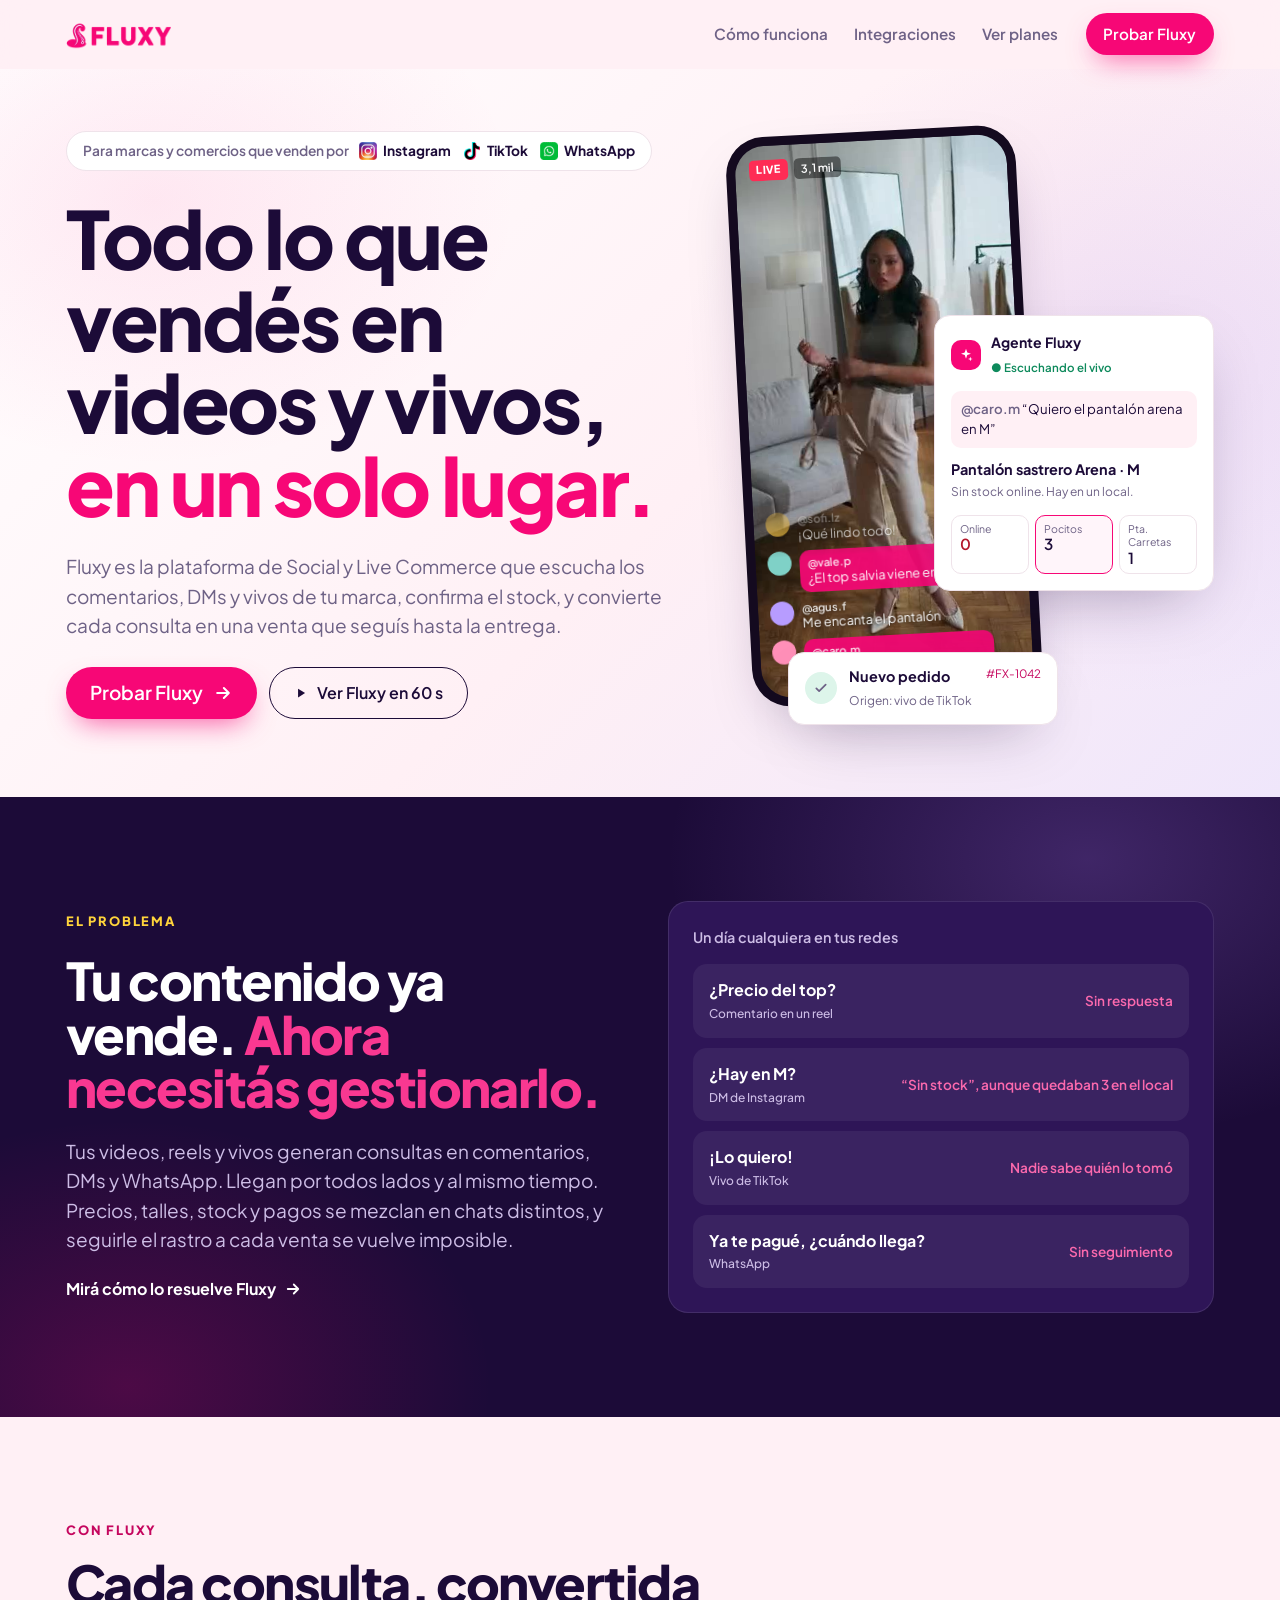
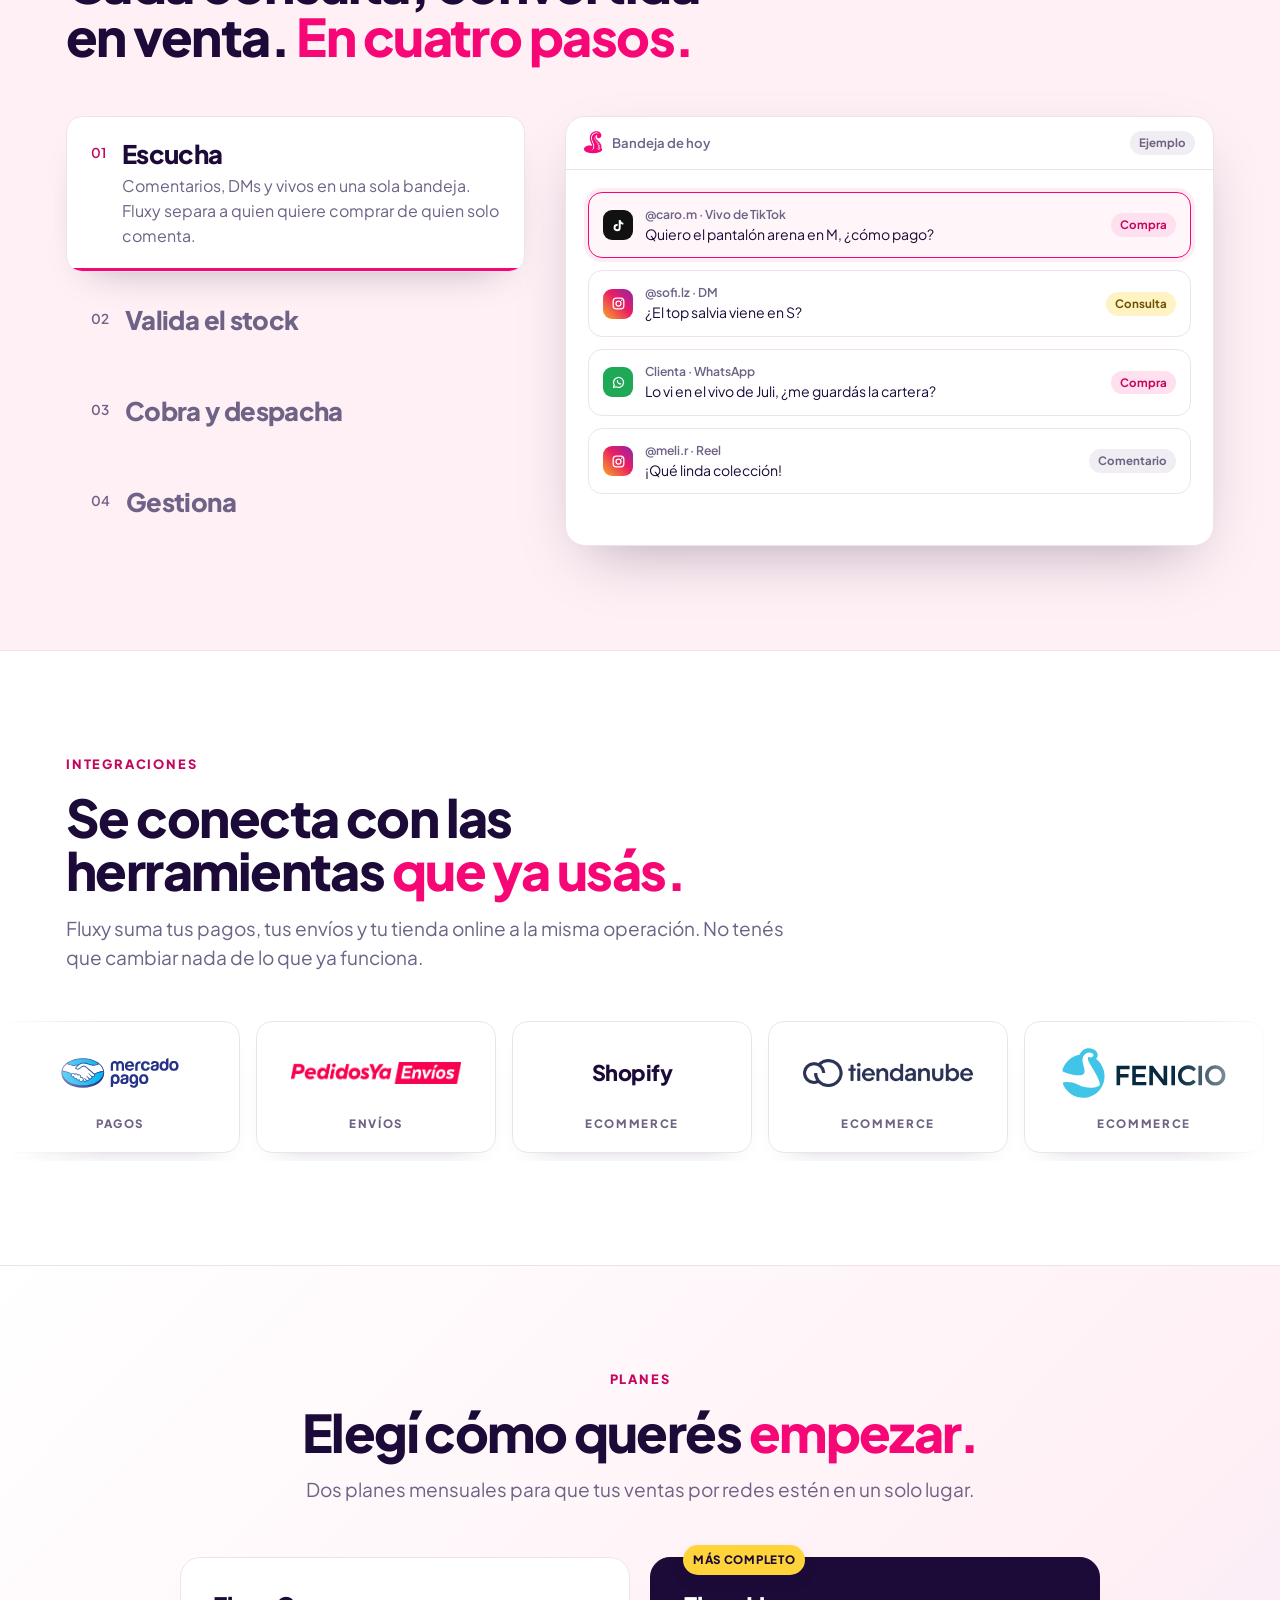
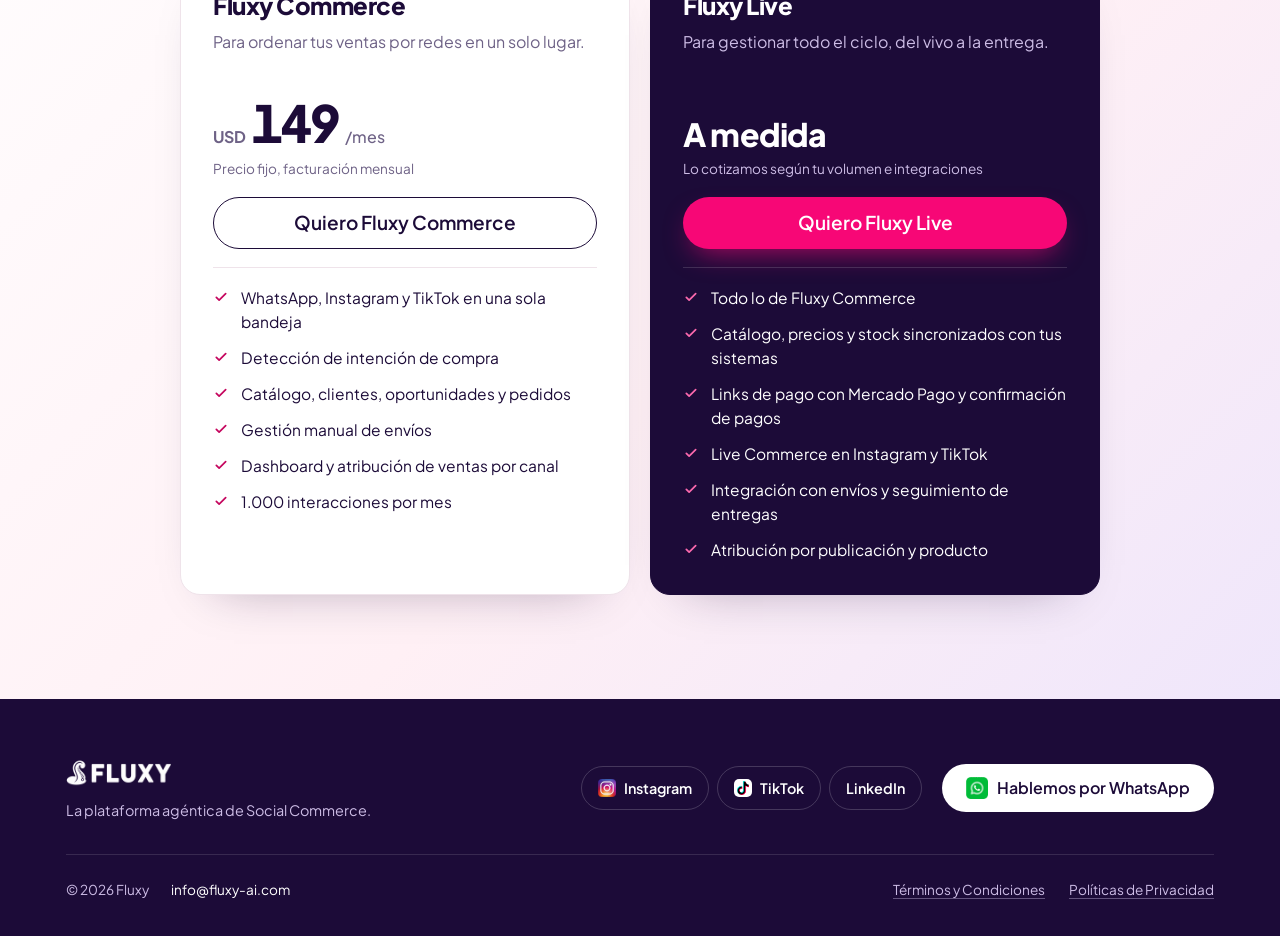
<file: index.html>
<!doctype html>
<html lang="es">
<head>
<meta charset="utf-8">
<!-- Google tag (gtag.js): Analytics + Ads -->
<script async src="https://www.googletagmanager.com/gtag/js?id=G-23Y5TBLYTM"></script>
  <script>
    window.dataLayer = window.dataLayer || [];
    function gtag(){dataLayer.push(arguments);}
    gtag('js', new Date());

    gtag('config', 'G-23Y5TBLYTM');
    gtag('config', 'AW-17725808040');
  </script>
<meta name="viewport" content="width=device-width,initial-scale=1,viewport-fit=cover">
<title>Fluxy · Plataforma Agéntica de Social Commerce</title>
<meta name="description" content="Fluxy, la plataforma agéntica de Social Commerce. Todo lo que vendés en videos y vivos, en un solo lugar.">
<link rel="preconnect" href="https://fonts.googleapis.com">
<link rel="preconnect" href="https://fonts.gstatic.com" crossorigin>
<link rel="stylesheet" href="https://fonts.googleapis.com/css2?family=Plus+Jakarta+Sans:wght@400;500;600;700;800&display=swap">
<meta property="og:title" content="Fluxy · Plataforma Agéntica de Social Commerce">
<meta property="og:description" content="Todo lo que vendés en videos y vivos, en un solo lugar.">
<meta property="og:type" content="website">
<link rel="icon" type="image/png" href="assets/favicon.png">
<link rel="apple-touch-icon" href="assets/apple-touch-icon.png">
<style>
:root{padding-top:env(safe-area-inset-top,0px);padding-bottom:env(safe-area-inset-bottom,0px)}
body{margin:0}
img{max-width:100%}
[hidden]{display:none!important}
</style>
<style>
/* Brand manual v1.0 applied: one typeface, 4 pasos in order, tentacles enter from an edge (max 2), no underlines, no yellow on light/pink, no small white on pink. Story in five beats, told around an ordinary selling day: the promise (hero) → a day today (Noche timeline) → the same day with Fluxy (4 steps) → the weekly report → try it with your real sales (pilot). Brand manual v1.0 palette. */
:root{
  color-scheme: light;
  --pink:#F70776;        /* Rosa Fluxy */
  --pink-deep:#C5065E;   /* Rosa Profundo: hover + small pink text on white */
  --pink-vivo:#F93891;
  --pink-chicle:#FB69AD;
  --niebla:#FFF0F5;      /* Rosa Niebla */
  --lila:#EFE6FB;
  --noche:#1C0B38;
  --plum:#2E1557;        /* Plum Medio */
  --sun:#FFD43B;         /* Amarillo Señal */
  --paper:#FFFFFF;
  --ink:#1C0B38;
  --muted:#6E6286;       /* Gris Lavanda */
  --line:#EFE3EA;
  --gris:#E6E6E6;
  --mint:#0E8A5C;
  --on-noche-muted:#CDBDE6;
  --font:"Plus Jakarta Sans","Avenir Next","Segoe UI",system-ui,sans-serif;
  --mono:"Plus Jakarta Sans","Avenir Next","Segoe UI",system-ui,sans-serif; /* manual: una sola familia */
  --h1:clamp(2.6rem,1.4rem + 4.8vw,5rem);
  --h2:clamp(2rem,1.25rem + 2.8vw,3.25rem);
  --r-md:16px; --r-lg:20px;
  --shadow:0 24px 60px -24px rgba(28,11,56,.35);
}
*{box-sizing:border-box}
html{scroll-behavior:smooth}
body{background:var(--niebla);color:var(--ink);font-family:var(--font);font-size:1rem;line-height:1.55;-webkit-font-smoothing:antialiased;overflow-x:hidden}
body::before{content:"";position:fixed;inset:0 0 auto;height:env(safe-area-inset-top,0px);z-index:60;background:var(--niebla)}
h1,h2,h3{margin:0;font-weight:800;letter-spacing:-.03em;line-height:1.03;text-wrap:balance}
h1{font-size:var(--h1)}
h2{font-size:var(--h2)}
h3{font-size:1.15rem;font-weight:700;letter-spacing:-.01em;line-height:1.25}
p{margin:0}
em{font-style:normal;color:var(--pink)}
a{color:inherit}
:focus-visible{outline:3px solid var(--pink);outline-offset:3px;border-radius:6px}
.wrap{max-width:1180px;margin:0 auto;padding-left:max(16px,env(safe-area-inset-left,0px));padding-right:max(16px,env(safe-area-inset-right,0px))}
.eyebrow{font-family:var(--font);font-size:.8rem;font-weight:800;letter-spacing:.14em;text-transform:uppercase;color:var(--pink-deep)}
.lead{font-size:1.19rem;color:var(--muted);max-width:54ch}
.btn{white-space:nowrap;display:inline-flex;align-items:center;justify-content:center;gap:.55em;min-height:52px;padding:0 1.5rem;border-radius:999px;font:600 1.19rem/1 var(--font);text-decoration:none;border:0;cursor:pointer;transition:transform .2s ease,box-shadow .2s ease,background .2s}
.btn-primary{background:var(--pink);color:#fff;box-shadow:0 12px 28px -10px rgba(247,7,118,.7)}
.btn-primary:hover{background:var(--pink-deep);transform:translateY(-2px)}
.btn-ghost{background:transparent;color:var(--noche);border:1.5px solid var(--noche);font-size:1rem;font-weight:600}
.btn-ghost:hover{background:var(--noche);color:#fff}
.btn .arrow{transition:transform .2s}
.btn:hover .arrow{transform:translateX(3px)}
.pill{display:inline-flex;align-items:center;gap:5px;font:700 .72rem/1 var(--font);padding:6px 9px;border-radius:999px;white-space:nowrap}
.p-pink{background:#FFE0EE;color:var(--pink-deep)}
.p-green{background:#DDF5EA;color:#0B6B47}
.p-sun{background:#FFF3C4;color:#6E5100}
.p-gray{background:#F0EDF3;color:var(--muted)}
.p-lila{background:var(--lila);color:#4B2A8A}
.a-dir{background:var(--pink-deep);color:#fff}
.a-asi{background:#FFE0EE;color:var(--pink-deep)}
.a-imp{background:var(--lila);color:#4B2A8A}
.a-sin{background:var(--gris);color:#4F4563}

/* NAV */
.nav{position:sticky;top:env(safe-area-inset-top,0px);z-index:50;background:rgba(255,240,245,.88);backdrop-filter:blur(14px);-webkit-backdrop-filter:blur(14px);border-bottom:1px solid transparent;transition:border-color .2s}
.nav.scrolled{border-color:var(--line)}
.nav .wrap{display:flex;align-items:center;gap:28px;min-height:68px}
.nav-logo img{height:32px;width:auto;display:block}
.nav-links{display:flex;gap:26px;margin-left:auto;font-weight:600;font-size:.95rem}
.nav-links a{text-decoration:none;color:var(--muted)}
.nav-links a:hover{color:var(--ink)}
.nav .btn{min-height:42px;padding:0 1.1rem;font-size:.95rem;font-weight:600}
@media (max-width:820px){.nav-links{display:none}.nav .btn{margin-left:auto}}

/* 1 · HERO */
.hero{position:relative;overflow:hidden;padding-block:56px 72px;background:
  radial-gradient(520px 380px at 12% 18%, rgba(249,56,145,.10), transparent 70%),
  radial-gradient(640px 480px at 88% 40%, rgba(155,107,223,.12), transparent 70%),
  linear-gradient(135deg, #FFFFFF 0%, var(--niebla) 55%, var(--lila) 100%)}
.hero .wrap{display:grid;grid-template-columns:1.1fr .9fr;gap:48px;align-items:center}
.hero-copy{display:flex;flex-direction:column;gap:26px;min-width:0;position:relative;z-index:2}
.chip{display:inline-flex;align-items:center;gap:10px;align-self:flex-start;background:var(--paper);border:1px solid var(--line);border-radius:999px;padding:7px 14px 7px 10px;font-size:.86rem;font-weight:600;color:var(--muted)}
.chip .dot{width:9px;height:9px;border-radius:50%;background:var(--pink);box-shadow:0 0 0 4px rgba(247,7,118,.18);animation:pulse 1.8s ease-in-out infinite}
@keyframes pulse{50%{box-shadow:0 0 0 8px rgba(247,7,118,0)}}
.hero h1 .squig{position:relative;white-space:nowrap}
.hero h1 .squig svg{position:absolute;left:0;right:0;bottom:-.14em;width:100%;height:.26em;overflow:visible}
.hero h1 .squig path{stroke-dasharray:420;stroke-dashoffset:420;animation:draw 1.1s .5s cubic-bezier(.6,0,.2,1) forwards}
@keyframes draw{to{stroke-dashoffset:0}}
.chip{flex-wrap:wrap;row-gap:8px;margin:0;padding:8px 16px}
.chip .nets{display:inline-flex;flex-wrap:wrap;gap:6px 12px}
.chip .net{display:inline-flex;align-items:center;gap:6px;font-weight:700;color:var(--ink)}
.chip .net img{width:18px;height:18px;object-fit:contain;display:block}
@media (max-width:600px){
  .chip{flex-wrap:nowrap;gap:8px;padding:6px 10px 6px 12px;font-size:.76rem;border-radius:999px;align-self:flex-start;max-width:100%}
  .chip>span:first-child{white-space:nowrap}
  .chip .nets{flex-wrap:nowrap;gap:6px}
  .chip .nm{position:absolute;width:1px;height:1px;overflow:hidden;clip:rect(0 0 0 0);white-space:nowrap}
  .chip .net img{width:18px;height:18px}
}
@media (max-width:380px){
  .chip{font-size:.7rem;gap:6px;padding:6px 8px 6px 10px}
  .chip .nets{gap:4px}
  .chip .net img{width:16px;height:16px}
}
.cta-row{display:flex;flex-wrap:wrap;gap:12px;align-items:center}

.stage{position:relative;height:600px;min-width:0}
@keyframes sway{0%,100%{transform:rotate(-3deg)}50%{transform:rotate(4deg)}}
.phone{position:absolute;width:290px;height:570px;left:4%;top:6px;z-index:2;border-radius:38px;background:#140a1f;padding:9px;box-shadow:var(--shadow);transform:rotate(-3deg)}
.phone .screen{position:relative;width:100%;height:100%;border-radius:30px;overflow:hidden;background:#3a2c2a}
.phone video{width:100%;height:100%;object-fit:cover;display:block}
.ph-top{position:absolute;top:14px;left:14px;right:14px;display:flex;gap:6px;align-items:center;z-index:3;white-space:nowrap;overflow:hidden}
.live{background:#FE2C55;color:#fff;font:800 .68rem/1 var(--font);padding:5px 7px;border-radius:5px;letter-spacing:.04em}
.tag{background:rgba(0,0,0,.45);color:#fff;font:600 .7rem/1 var(--font);padding:5px 7px;border-radius:5px}
.comments{position:absolute;left:12px;right:12px;bottom:16px;display:flex;flex-direction:column;gap:8px;z-index:3;height:190px;justify-content:flex-end;overflow:hidden;-webkit-mask-image:linear-gradient(to bottom,transparent,#000 35%);mask-image:linear-gradient(to bottom,transparent,#000 35%)}
.cmt{display:flex;gap:8px;align-items:flex-start;color:#fff;font-size:.8rem;line-height:1.3;text-shadow:0 1px 3px rgba(0,0,0,.55);animation:cin .45s ease both}
.cmt b{display:block;font-weight:600;opacity:.85;font-size:.7rem}
.cmt .av{flex:none;width:24px;height:24px;border-radius:50%}
.cmt.hit .txt{background:rgba(247,7,118,.92);padding:5px 8px;border-radius:10px;text-shadow:none}
@keyframes cin{from{transform:translateY(14px)}to{transform:none}}
.agent{position:absolute;right:0;top:190px;z-index:4;width:280px;background:var(--paper);border-radius:var(--r-md);box-shadow:var(--shadow);padding:16px;display:flex;flex-direction:column;gap:12px;border:1px solid var(--line)}
.agent-h{display:flex;align-items:center;gap:10px}
.agent-h .spark{width:30px;height:30px;border-radius:10px;background:var(--pink);display:grid;place-items:center;color:#fff}
.agent-h strong{display:block;font-size:.88rem}
.agent-h small{font-size:.72rem;color:var(--mint);font-weight:600}
.agent .quote{font-size:.83rem;background:var(--niebla);border-radius:10px;padding:8px 10px}
.agent .quote b{color:var(--muted);font-weight:600}
.agent .prod strong{font-size:.9rem;display:block;line-height:1.25}
.agent .prod span{font-size:.75rem;color:var(--muted)}
.stockrow{display:grid;grid-template-columns:repeat(3,1fr);gap:6px}
.stockrow div{border:1px solid var(--line);border-radius:10px;padding:6px 8px;font-size:.66rem;color:var(--muted);line-height:1.3}
.stockrow b{display:block;font:600 .95rem/1.2 var(--mono);color:var(--ink)}
.stockrow .z b{color:#B3172C}
.stockrow .y{border-color:var(--pink);background:#FFF5FA}
.toast{position:absolute;left:14%;bottom:0;z-index:5;background:var(--paper);border-radius:16px;box-shadow:var(--shadow);padding:12px 16px;display:flex;gap:12px;align-items:center;border:1px solid var(--line);min-width:270px;transition:transform .4s cubic-bezier(.3,1.4,.5,1)}
.toast.bump{transform:translateY(-6px) scale(1.03)}
.ok{width:32px;height:32px;border-radius:50%;background:#DDF5EA;color:var(--mint);display:grid;place-items:center;flex:none}
.toast strong{font-size:.9rem;display:block}
.toast span{font-size:.75rem;color:var(--muted)}
.toast .id{font-family:var(--mono);font-size:.72rem;color:var(--pink-deep);margin-left:auto;align-self:flex-start}
@media (max-width:980px){.hero .wrap{grid-template-columns:1fr}.stage{max-width:520px;width:100%;margin:0 auto}}
@media (max-width:520px){
  .stage{height:520px}
  .phone{width:230px;height:460px;left:0}
  .agent{width:215px;top:150px;padding:12px;gap:9px}
  .toast{left:3%;right:3%;min-width:0}
  .ph-top .tag+.tag{display:none}
}

/* 2 · A SELLING DAY (Noche) */
.noche{background:var(--noche);color:#fff;position:relative;overflow:hidden}
.noche .eyebrow{color:var(--sun)}
.noche .lead{color:var(--on-noche-muted)}
.noche em{color:var(--pink-vivo)}
.today{padding-block:104px}
.today .head{display:flex;flex-direction:column;gap:18px;max-width:760px;margin-bottom:56px;position:relative;z-index:1}
.day{list-style:none;margin:0;padding:0;display:grid;grid-template-columns:repeat(4,minmax(0,1fr));gap:16px;position:relative;z-index:1}
.day::before{content:"";position:absolute;left:0;right:0;top:19px;height:2px;background:repeating-linear-gradient(90deg,rgba(255,255,255,.28) 0 8px,transparent 8px 16px)}
.day li{display:flex;flex-direction:column;gap:14px;min-width:0}
.day time{position:relative;align-self:flex-start;font:600 .9rem/1 var(--mono);background:var(--noche);border:1.5px solid rgba(255,255,255,.3);color:#fff;padding:11px 14px;border-radius:999px}
.day li:last-child time{border-color:var(--pink);color:var(--pink-vivo)}
.day h3{font-size:1.2rem}
.day p{color:var(--on-noche-muted);font-size:.97rem}
.day .snip{margin-top:4px;align-self:flex-start;background:rgba(255,255,255,.07);border:1px solid rgba(255,255,255,.12);border-radius:14px 14px 14px 4px;padding:8px 12px;font-size:.84rem;font-weight:600;color:#fff;display:flex;gap:8px;align-items:center}
.day .snip small{font:500 .66rem var(--mono);color:var(--on-noche-muted)}
.punch{margin-top:72px;padding-top:40px;border-top:1px solid rgba(255,255,255,.12);display:flex;flex-wrap:wrap;align-items:flex-end;justify-content:space-between;gap:24px;position:relative;z-index:1}
.punch p{font:800 clamp(1.8rem,1.1rem + 2.8vw,3.1rem)/1.06 var(--font);letter-spacing:-.03em;max-width:20ch;text-wrap:balance}
.punch a{color:#fff;font-weight:700;text-decoration:none;display:inline-flex;gap:8px;align-items:center}
.punch a:hover{color:var(--sun)}
.today{background:radial-gradient(600px 400px at 85% 10%, rgba(155,107,223,.28), transparent 70%),radial-gradient(520px 380px at 10% 95%, rgba(247,7,118,.22), transparent 70%),var(--noche)}
@media (max-width:900px){.day{grid-template-columns:1fr 1fr;row-gap:36px}.day::before{display:none}}
@media (max-width:520px){.day{grid-template-columns:1fr}}

.case{display:grid;grid-template-columns:minmax(0,1fr) minmax(0,1fr);gap:56px;align-items:center;position:relative;z-index:1}
.case-copy{display:flex;flex-direction:column;gap:22px}
.case-link{color:#fff;font-weight:700;text-decoration:none;display:inline-flex;gap:8px;align-items:center;align-self:flex-start}
.case-link:hover{color:var(--sun)}
.case-feed{background:var(--plum);border:1px solid rgba(255,255,255,.1);border-radius:var(--r-lg);padding:24px;display:flex;flex-direction:column;gap:16px}
.case-h{display:flex;gap:10px;align-items:center;font-size:.9rem;color:var(--on-noche-muted);font-weight:600}
.case-feed ul{list-style:none;margin:0;padding:0;display:flex;flex-direction:column;gap:10px}
.case-feed li{display:flex;flex-wrap:wrap;justify-content:space-between;align-items:center;gap:8px 16px;padding:14px 16px;border-radius:14px;background:rgba(255,255,255,.06)}
.case-feed .q{font-weight:700;color:#fff}
.case-feed .q small{display:block;font-size:.75rem;font-weight:500;color:var(--on-noche-muted);margin-top:2px}
.case-feed .st{font-size:.85rem;color:var(--pink-chicle);font-weight:600}
.case-f{font:800 clamp(1.4rem,1rem + 1.4vw,1.9rem)/1.15 var(--font);letter-spacing:-.02em;color:#fff;padding-top:6px}
@media (max-width:900px){.case{grid-template-columns:1fr;gap:36px}}

/* 3 · WITH FLUXY */
.section{padding-block:104px}
.sec-head{display:flex;flex-direction:column;gap:16px;max-width:760px;margin-bottom:52px}
.how-grid{display:grid;grid-template-columns:minmax(0,.85fr) minmax(0,1.2fr);gap:40px;align-items:start}
.steps{display:flex;flex-direction:column;gap:10px;list-style:none;margin:0;padding:0}
.step-btn{all:unset;box-sizing:border-box;display:grid;grid-template-columns:auto 1fr;gap:6px 16px;width:100%;padding:22px 24px;border-radius:var(--r-md);cursor:pointer;border:1.5px solid transparent;position:relative;overflow:hidden;transition:background .25s,border-color .25s}
.step-btn:hover{background:rgba(255,255,255,.6)}
.step-btn:focus-visible{outline:3px solid var(--pink);outline-offset:2px}
.step-btn .n{font:600 .85rem var(--mono);color:var(--muted);grid-row:span 2;padding-top:5px}
.step-btn .t{font:800 1.6rem/1.15 var(--font);letter-spacing:-.025em;color:var(--muted);transition:color .25s}
.step-btn .d{grid-column:2;color:var(--muted);font-size:1rem;display:none}
.step-btn[aria-selected="true"]{background:var(--paper);border-color:var(--line);box-shadow:0 18px 40px -26px rgba(28,11,56,.4)}
.step-btn[aria-selected="true"] .n{color:var(--pink-deep)}
.step-btn[aria-selected="true"] .t{color:var(--ink)}
.step-btn[aria-selected="true"] .d{display:block}
.step-btn .bar{position:absolute;left:0;bottom:0;height:3px;width:0;background:var(--pink)}
.step-btn[aria-selected="true"] .bar.run{animation:fill var(--dur,6s) linear forwards}
@keyframes fill{to{width:100%}}
.panel{background:var(--paper);border-radius:var(--r-lg);box-shadow:var(--shadow);border:1px solid var(--line);min-height:430px;overflow:hidden}
.p-bar{display:flex;align-items:center;gap:10px;padding:14px 18px;border-bottom:1px solid var(--line)}
.p-bar img{height:24px;width:auto}
.p-bar .crumb{font-size:.82rem;color:var(--muted);font-weight:600}
.p-bar .pill{margin-left:auto}
.mock{padding:22px;display:none;flex-direction:column;gap:12px;animation:min .4s ease both}
.mock.on{display:flex}
@keyframes min{from{transform:translateY(10px)}to{transform:none}}
.mrow{display:grid;grid-template-columns:auto 1fr auto;gap:12px;align-items:center;padding:12px 14px;border-radius:14px;border:1px solid var(--line)}
.mrow.hl{border-color:var(--pink);background:#FFF6FA;box-shadow:0 0 0 4px rgba(247,7,118,.08)}
.mrow .who{font-size:.88rem;min-width:0}
.mrow .who b{display:block;font-size:.76rem;color:var(--muted);font-weight:600}
.mrow .who span{display:block;overflow:hidden;text-overflow:ellipsis;white-space:nowrap}
.src{width:30px;height:30px;border-radius:9px;display:grid;place-items:center;color:#fff;flex:none}
.src svg{width:15px;height:15px}
.src.tt{background:#111}.src.ig{background:linear-gradient(45deg,#F9A825,#E91E63 55%,#8E24AA)}.src.wa{background:#1FA855}
.match{display:flex;flex-wrap:wrap;align-items:center;gap:10px;padding:12px 14px;border-radius:14px;background:var(--niebla);font-size:.88rem}
.match .ar{color:var(--pink)}
.tbl{overflow-x:auto;border:1px solid var(--line);border-radius:14px}
table{border-collapse:collapse;width:100%;font-size:.88rem;min-width:460px}
th{text-align:left;font:600 .68rem var(--mono);letter-spacing:.06em;text-transform:uppercase;color:var(--muted);padding:11px 14px;background:#FDF8FA;border-bottom:1px solid var(--line)}
td{padding:11px 14px;border-bottom:1px solid var(--line);font-variant-numeric:tabular-nums}
tr:last-child td{border-bottom:0}
tr.hl td{background:#FFF2F8}
td.n{font:500 .84rem var(--mono)}
td.z{color:#B3172C}
.sync{font:500 .72rem var(--mono);color:var(--muted)}
.chat{display:flex;flex-direction:column;gap:10px;background:#F6F0EC;border-radius:16px;padding:16px}
.msg{max-width:80%;padding:10px 13px;border-radius:14px;font-size:.9rem;line-height:1.4}
.msg.in{background:var(--paper);align-self:flex-start;border-bottom-left-radius:4px}
.msg.out{background:#E2F7D3;align-self:flex-end;border-bottom-right-radius:4px}
.paylink{display:flex;gap:10px;align-items:center;background:var(--paper);border-radius:10px;padding:10px;margin-top:8px;border:1px solid #CDE9BE}
.paylink .pi{width:34px;height:34px;border-radius:9px;background:var(--pink);color:#fff;display:grid;place-items:center;flex:none}
.paylink strong{display:block;font-size:.88rem}
.paylink span{font-size:.75rem;color:var(--muted)}
.events{display:grid;grid-template-columns:repeat(3,minmax(0,1fr));gap:10px}
.ev{display:flex;gap:10px;align-items:center;padding:11px;border-radius:14px;border:1px solid var(--line);font-size:.84rem;min-width:0}
.ev .ok{width:28px;height:28px}
.ev b{display:block}
.ev span{color:var(--muted);font:500 .7rem var(--mono)}
@media (max-width:900px){.how-grid{grid-template-columns:1fr}}
@media (max-width:620px){.events{grid-template-columns:1fr}.mock{padding:14px}.panel{min-height:0}}

/* 4 · MORNING AFTER */
.after{background:var(--paper);border-block:1px solid var(--line)}
.after-grid{display:grid;grid-template-columns:minmax(0,.9fr) minmax(0,1.1fr);gap:56px;align-items:center}
.after-copy{display:flex;flex-direction:column;gap:22px}
.honest{display:flex;flex-direction:column;gap:10px;margin-top:6px}
.honest div{display:grid;grid-template-columns:96px 1fr;gap:12px;align-items:baseline;font-size:.95rem;color:var(--muted)}
.honest .pill{justify-self:start}
.honest i{width:10px;height:10px;border-radius:50%;transform:translateY(1px)}
.honest b{color:var(--ink)}
.report{background:var(--niebla);border:1px solid var(--line);border-radius:var(--r-lg);padding:28px;display:flex;flex-direction:column;gap:20px;box-shadow:0 30px 60px -40px rgba(28,11,56,.45)}
.report-h{display:flex;flex-wrap:wrap;justify-content:space-between;gap:12px;align-items:flex-start}
.report-h strong{display:block;font-size:1.35rem;font-weight:800;letter-spacing:-.02em}
.report-h span{font-size:.85rem;color:var(--muted)}
.totals{display:grid;grid-template-columns:repeat(3,minmax(0,1fr));gap:10px}
.totals div{background:var(--paper);border:1px solid var(--line);border-radius:14px;padding:12px 14px}
.totals span{font:600 .66rem var(--mono);letter-spacing:.06em;text-transform:uppercase;color:var(--muted)}
.totals b{display:block;font:800 1.4rem/1.15 var(--font);letter-spacing:-.02em;font-variant-numeric:tabular-nums;margin-top:4px}
.bars{display:flex;flex-direction:column;gap:12px;list-style:none;margin:0;padding:0}
.bars li{display:grid;grid-template-columns:minmax(0,1fr) auto;gap:6px 12px;font-size:.9rem}
.bars .lbl{display:flex;gap:8px;align-items:center;min-width:0}
.bars .lbl span{overflow:hidden;text-overflow:ellipsis;white-space:nowrap}
.bars .val{font:600 .84rem var(--mono);font-variant-numeric:tabular-nums}
.bars .track{grid-column:1/-1;height:10px;border-radius:99px;background:#F5E4EC;overflow:hidden}
.bars .fill{display:block;height:100%;border-radius:99px;background:var(--pink);width:var(--w);transform-origin:left;animation:grow 1.2s cubic-bezier(.3,.8,.3,1) both}
.bars li:nth-child(2) .fill{background:var(--pink-vivo)}
.bars li:nth-child(3) .fill{background:var(--pink-chicle)}
.bars li:nth-child(4) .fill{background:#9B6BDF}
.bars li.na .fill{background:#C9C1D3}
@keyframes grow{from{transform:scaleX(.15)}to{transform:none}}
.top{display:flex;gap:12px;align-items:center;background:var(--paper);border:1px dashed #EDB6CF;border-radius:14px;padding:12px 14px;font-size:.88rem}
.top .ic{width:34px;height:34px;border-radius:10px;background:var(--sun);display:grid;place-items:center;flex:none;color:var(--noche)}
@media (max-width:900px){.after-grid{grid-template-columns:1fr}}
@media (max-width:480px){.report{padding:18px}.totals{grid-template-columns:1fr 1fr}.totals div:last-child{grid-column:1/-1}}

/* 4 · INTEGRATIONS carousel */
.integ-sec{background:var(--paper);border-block:1px solid var(--line);overflow:hidden}
.integ-sec .sec-head{margin-bottom:40px}
.marquee{overflow:hidden;-webkit-mask-image:linear-gradient(90deg,transparent,#000 8%,#000 92%,transparent);mask-image:linear-gradient(90deg,transparent,#000 8%,#000 92%,transparent)}
.track{list-style:none;margin:0;padding:8px 0;display:flex;gap:16px;width:max-content;animation:marq 28s linear infinite}
.marquee:hover .track{animation-play-state:paused}
@keyframes marq{to{transform:translateX(calc(-50% - 8px))}}
.integ{flex:none;width:240px;height:132px;border:1px solid var(--line);border-radius:var(--r-md);background:var(--paper);display:flex;flex-direction:column;align-items:center;justify-content:center;gap:10px;box-shadow:0 14px 30px -24px rgba(28,11,56,.35)}
.integ-logo{height:64px;display:flex;align-items:center;justify-content:center;font-size:1.35rem;font-weight:800;letter-spacing:-.02em;color:var(--noche);text-align:center;padding:0 12px}
.integ-logo img{height:40px;width:auto;max-width:170px;object-fit:contain;display:block}
.integ-logo img[src*="mercadopago"]{height:62px}
.integ-logo img[src*="fenicio"]{height:64px;max-width:190px}
.integ-logo img[src*="pedidosya"]{height:32px}
.integ-logo img[src*="woocommerce"]{height:34px}
.integ-cat{font-size:.72rem;font-weight:800;letter-spacing:.14em;text-transform:uppercase;color:var(--muted)}
@media (prefers-reduced-motion:reduce){.track{flex-wrap:wrap;justify-content:center;width:auto;padding-inline:16px}.integ[aria-hidden="true"]{display:none}.marquee{-webkit-mask-image:none;mask-image:none}}
@media (max-width:520px){.integ{width:200px;height:112px}.integ-logo{font-size:1.15rem;line-height:1.15}}

/* 5 · PLANS */
.plans{background:linear-gradient(135deg,#FFFFFF 0%,var(--niebla) 60%,var(--lila) 100%)}
.sec-head.center{align-items:center;text-align:center;margin-inline:auto}
.plan-grid{display:grid;grid-template-columns:repeat(2,minmax(0,1fr));gap:20px;max-width:920px;margin:0 auto}
.plan{position:relative;background:var(--paper);border:1px solid var(--line);border-radius:var(--r-lg);padding:32px;display:flex;flex-direction:column;gap:18px;box-shadow:0 24px 50px -36px rgba(28,11,56,.4)}
.plan h3{font-size:1.5rem;font-weight:800;letter-spacing:-.02em}
.plan-for{color:var(--muted);margin-top:-8px;min-height:3.1em}
.price{display:flex;flex-direction:column;gap:6px}
.price .amt{display:flex;align-items:baseline;gap:6px;height:3.4rem}
.price .note{font-size:.85rem;color:var(--muted)}
.plan.pro .price .note{color:var(--on-noche-muted)}
.price .amt.custom{align-items:flex-end}
.price .amt.custom b{font-size:2rem;letter-spacing:-.025em;line-height:1.1}
.price b{font-size:3.2rem;font-weight:800;letter-spacing:-.04em;line-height:1;font-variant-numeric:tabular-nums}
.price .cur{font-weight:700;color:var(--muted)}
.price .per{color:var(--muted);font-weight:500}
.plan .btn{width:100%}
.plan .btn-ghost{font-size:1.19rem}
.feat{list-style:none;margin:0;padding:18px 0 0;border-top:1px solid var(--line);display:grid;gap:12px}
.feat li{display:grid;grid-template-columns:18px 1fr;gap:10px;align-items:start;font-size:.97rem}
.feat svg{color:var(--pink-deep);margin-top:3px}
.plan.pro{background:var(--noche);color:#fff;border-color:var(--noche)}
.plan.pro .plan-for,.plan.pro .price .cur,.plan.pro .price .per{color:var(--on-noche-muted)}
.plan.pro .feat{border-color:rgba(255,255,255,.14)}
.plan.pro .feat svg{color:var(--pink-chicle)}
.badge{position:absolute;top:-13px;left:32px;box-shadow:0 6px 16px -6px rgba(28,11,56,.4);background:var(--sun);color:var(--noche);font-size:.72rem;font-weight:800;letter-spacing:.06em;text-transform:uppercase;padding:6px 10px;border-radius:999px}
.compare{max-width:920px;margin:28px auto 0;background:var(--paper);border:1px solid var(--line);border-radius:var(--r-md)}
.compare summary{cursor:pointer;list-style:none;padding:18px 22px;font-weight:700;display:flex;justify-content:space-between;align-items:center;gap:12px}
.compare summary::-webkit-details-marker{display:none}
.compare summary::after{content:"+";font-size:1.5rem;font-weight:600;color:var(--pink)}
.compare[open] summary::after{content:"–"}
.cmp{margin:0 16px 16px;border-radius:12px}
.cmp table{min-width:520px}
.cmp th[scope="row"]{font-weight:500;text-align:left;padding:11px 14px;border-bottom:1px solid var(--line)}
.cmp td{text-align:center;font-weight:600;font-size:.86rem}
.cmp thead th:not(:first-child){text-align:center}
.cmp tr.grp th{background:var(--niebla);font-size:.72rem;font-weight:800;letter-spacing:.14em;text-transform:uppercase;color:var(--pink-deep);padding:10px 14px;text-align:left}
.cmp .yes{color:var(--pink-deep);vertical-align:middle}
.cmp .no{color:#B8AFC5}
.contact{max-width:920px;margin:28px auto 0;display:flex;flex-wrap:wrap;align-items:center;justify-content:space-between;gap:14px 24px;padding:20px 22px;border-radius:var(--r-md);background:var(--paper);border:1px solid var(--line)}
.contact p{color:var(--muted);flex:1 1 320px}
.contact b{color:var(--ink)}
.contact .copybox{flex:0 1 auto}
@media (max-width:760px){.plan-grid{grid-template-columns:1fr}.plan{padding:24px}}

/* 5 · PILOT (unused) */
.pilot{background:var(--pink);color:#fff;position:relative;overflow:hidden;padding-block:104px}
.pilot .wrap{display:grid;grid-template-columns:minmax(0,1fr) minmax(0,1fr);gap:56px;align-items:center;position:relative;z-index:1}
.pilot .eyebrow{color:var(--noche)}
.pilot h2{font-size:clamp(2.3rem,1.3rem + 3.8vw,4.2rem)}
.pilot h2 .y{color:var(--noche)}
.pilot .lead{color:#FFF0F6}
.pilot-copy{display:flex;flex-direction:column;gap:24px}
.pilot-steps{list-style:none;margin:0;padding:0;display:grid;gap:12px}
.pilot-steps li{display:grid;grid-template-columns:40px 1fr;gap:14px;align-items:center;font-weight:700;font-size:1.19rem}
.pilot-steps .k{width:40px;height:40px;font-size:1.1rem!important;border-radius:50%;background:rgba(255,255,255,.18);border:1.5px solid rgba(255,255,255,.5);display:grid;place-items:center;font:600 .85rem var(--mono)}
.trust{list-style:none;margin:0;padding:0;display:flex;flex-wrap:wrap;justify-content:center;gap:6px 14px}
.trust li{display:inline-flex;align-items:center;gap:6px;font-size:.8rem;font-weight:600;color:var(--muted)}
.trust svg{color:var(--pink-deep)}
.form-card{background:var(--paper);color:var(--ink);border-radius:var(--r-lg);padding:28px;box-shadow:0 40px 80px -30px rgba(80,0,40,.55)}
.form-card form>div{display:flex;flex-direction:column;gap:16px}
.form-card h3{font-size:1.35rem}
.fgrid{display:grid;grid-template-columns:1fr 1fr;gap:14px}
.field{display:flex;flex-direction:column;gap:6px;min-width:0}
.field.full{grid-column:1/-1}
.field label{font-size:.8rem;font-weight:700}
.field input,.field select{font:500 .95rem var(--font);color:var(--ink);background:var(--niebla);border:1.5px solid var(--line);border-radius:12px;min-height:48px;padding:0 14px;width:100%}
.field input:focus,.field select:focus{outline:none;border-color:var(--pink);box-shadow:0 0 0 4px rgba(247,7,118,.15)}
.field input[aria-invalid="true"]{border-color:#C0182E}
.err{font-size:.76rem;color:#B3172C;font-weight:600}
.form-card .btn{width:100%}
.fine{font-size:.76rem;color:var(--muted);text-align:center}
.done{display:flex;flex-direction:column;gap:14px}
.done .ok{width:56px;height:56px}
.copybox{display:flex;align-items:center;gap:10px;flex-wrap:wrap;padding:12px 14px;background:var(--niebla);border:1px solid var(--line);border-radius:12px}
.copybox code{font:500 .86rem var(--mono);user-select:all;word-break:break-word;min-width:0;flex:1 1 200px}
.copybox button{font:700 .8rem var(--font);border:0;background:var(--noche);color:#fff;border-radius:999px;padding:9px 14px;cursor:pointer;min-height:38px}
.pilot .tent-a{position:absolute;right:-60px;bottom:-150px;width:290px;z-index:0;transform-origin:50% 100%;animation:sway 8s ease-in-out infinite}
@media (max-width:900px){.pilot .wrap{grid-template-columns:1fr}.pilot .tent-a{width:190px;right:-80px;bottom:-130px}}
@media (max-width:480px){.fgrid{grid-template-columns:1fr}.form-card{padding:20px}}

/* FOOTER */
footer{background:var(--noche);color:var(--on-noche-muted);padding-block:56px 36px;font-size:.9rem}
footer .wrap{display:flex;flex-direction:column;gap:32px}
.f-top{display:flex;flex-wrap:wrap;align-items:center;justify-content:space-between;gap:24px 40px}
.f-brand{display:flex;flex-direction:column;gap:12px}
.f-brand img{height:32px;width:auto;align-self:flex-start}
.f-brand p{color:var(--on-noche-muted)}
.f-actions{display:flex;flex-wrap:wrap;align-items:center;gap:14px 20px}
.social{display:flex;flex-wrap:wrap;gap:8px}
.social a{display:inline-flex;align-items:center;gap:8px;min-height:44px;padding:0 16px;border-radius:999px;border:1px solid rgba(255,255,255,.18);color:#fff;font-weight:600;font-size:.9rem;text-decoration:none;transition:background .2s,border-color .2s}
.social a:hover{background:rgba(255,255,255,.08);border-color:rgba(255,255,255,.4)}
.social img{width:18px;height:18px;object-fit:contain}
.social img[src*="tiktok"]{background:#fff;border-radius:5px;padding:2px}
.btn-wa{background:#fff;color:var(--noche);font-size:1rem;min-height:48px}
.btn-wa img{width:22px;height:22px}
.btn-wa:hover{background:var(--niebla);transform:translateY(-2px)}
.f-bottom{display:flex;flex-wrap:wrap;justify-content:space-between;align-items:center;gap:12px 24px;padding-top:24px;border-top:1px solid rgba(255,255,255,.12);font-size:.85rem}
footer .meta{display:flex;flex-wrap:wrap;gap:8px 22px}
footer .sel{user-select:all;color:#fff}
footer .legal{display:flex;flex-wrap:wrap;gap:8px 24px}
footer .legal a{color:var(--on-noche-muted);text-decoration:underline;text-underline-offset:3px;text-decoration-color:rgba(205,189,230,.4)}
footer .legal a:hover{color:#fff;text-decoration-color:#fff}

/* VIDEO DIALOG */
dialog.vid{border:0;padding:0;background:transparent;width:min(1040px,calc(100vw - 32px));max-width:100%}
dialog.vid::backdrop{background:rgba(28,11,56,.82)}
dialog.vid video{width:100%;aspect-ratio:16/9;display:block;border-radius:20px;background:#fff}
dialog.vid .close{position:absolute;top:-52px;right:0;width:44px;height:44px;border-radius:50%;border:0;background:#fff;color:var(--noche);font:700 1.3rem/1 var(--font);cursor:pointer}
dialog.vid[open]{overflow:visible;margin:auto}
dialog.vid.vertical{width:min(420px,calc(100vw - 32px),calc((100vh - 120px) * 9 / 16))}
dialog.vid.vertical video{aspect-ratio:9/16}


/* MOBILE polish */
.step-desc{display:none}
.m-head{display:none}
@media (max-width:900px){
  .steps,.step-desc{display:none!important}
  .panel{background:none;border:0;box-shadow:none;border-radius:0;overflow:visible;min-height:0;display:flex;flex-direction:column;gap:16px}
  .p-bar{display:none}
  .mock,.mock.on{display:flex;animation:none;background:var(--paper);border:1px solid var(--line);border-radius:var(--r-lg);padding:18px;box-shadow:0 18px 40px -30px rgba(28,11,56,.4)}
  .m-head{display:grid;grid-template-columns:auto 1fr;gap:4px 12px;align-items:baseline;margin-bottom:4px}
  .m-head .m-n{font-size:.8rem;font-weight:800;color:var(--pink-deep);letter-spacing:.06em}
  .m-head h3{font-size:1.3rem;font-weight:800;letter-spacing:-.02em}
  .m-head p{grid-column:2;color:var(--muted);font-size:.95rem}
  .how-grid{gap:0;grid-template-columns:minmax(0,1fr)}
  .panel,.mock{min-width:0}
  .mock .tbl{overflow:visible}
  .mock table{min-width:0;font-size:.82rem}
  .mock th,.mock td{padding:9px 8px}
  .mock th{font-size:.6rem;letter-spacing:.04em}
  #m-1 th:nth-child(5),#m-1 td:nth-child(5){display:none}
  #m-3 th:nth-child(3),#m-3 td:nth-child(3){display:none}
  .mock .pill{font-size:.66rem;padding:5px 7px}
}
@media (max-width:600px){
  .section,.today,.agents{padding-block:72px}
  .hero{padding-block:32px 56px}
  .lead{font-size:1.06rem}
  .sec-head{margin-bottom:36px}
  .hero-copy{gap:20px}
  .btn{min-height:46px;padding:0 1.15rem;font-size:1.125rem}
  .btn-ghost,.cta-row .btn-ghost{font-size:.88rem;min-height:46px;padding:0 .85rem;gap:.4em}
  .cta-row .btn-primary{padding:0 1rem}
  .cta-row{flex-wrap:wrap}
  .social a{padding:0 12px;font-size:.85rem;min-height:40px}
  .plan .btn-ghost{font-size:1.125rem;min-height:46px}
  .cta-row{gap:10px}
  .nav .btn{min-height:38px;padding:0 .95rem;font-size:.9rem}
  .nav .wrap{min-height:60px}
  .btn-wa{font-size:.95rem;min-height:44px}
  .plan{gap:14px}
  .price b{font-size:2.6rem}
  .price .amt{height:2.8rem}
  .price .amt.custom b{font-size:1.7rem}
}
@media (max-width:520px){
  .stage{height:470px}
  .phone{width:210px;height:420px;top:16px}
  .comments{height:130px}
  .agent{width:196px;top:0;right:0}
  .agent .quote{font-size:.74rem}
  .toast{bottom:4px}
}

@media (prefers-reduced-motion:reduce){
  *,*::before,*::after{animation:none!important;transition:none!important;scroll-behavior:auto!important}
}
</style>
</head>
<body>


<svg width="0" height="0" style="position:absolute" aria-hidden="true">
  <defs>
    <symbol id="i-tt" viewBox="0 0 24 24"><path fill="currentColor" d="M16.6 5.8A4.3 4.3 0 0 1 15.5 3h-3.1v12.4a2.6 2.6 0 1 1-1.8-2.5V9.7a5.7 5.7 0 1 0 4.9 5.7V9.1a7.3 7.3 0 0 0 4.3 1.4V7.4a4.3 4.3 0 0 1-3.2-1.6Z"/></symbol>
    <symbol id="i-ig" viewBox="0 0 24 24"><rect x="3.5" y="3.5" width="17" height="17" rx="5" fill="none" stroke="currentColor" stroke-width="2"/><circle cx="12" cy="12" r="4" fill="none" stroke="currentColor" stroke-width="2"/><circle cx="17.2" cy="6.8" r="1.2" fill="currentColor"/></symbol>
    <symbol id="i-wa" viewBox="0 0 24 24"><path fill="none" stroke="currentColor" stroke-width="2" stroke-linejoin="round" d="M4 20l1.2-4A8 8 0 1 1 8 18.8L4 20Z"/><path fill="currentColor" d="M9.2 8.3c.2-.4.5-.4.8-.4h.4c.2 0 .4.1.5.4l.6 1.5c.1.2 0 .4-.1.6l-.4.5c.5 1 1.3 1.8 2.3 2.3l.5-.4c.2-.1.4-.2.6-.1l1.5.6c.3.1.4.3.4.5v.4c0 .3 0 .6-.4.8-.5.3-1.2.5-2 .3-2-.5-4-2.5-4.5-4.5-.2-.8 0-1.5.3-2Z"/></symbol>
    <symbol id="i-check" viewBox="0 0 24 24"><path fill="none" stroke="currentColor" stroke-width="2.6" stroke-linecap="round" stroke-linejoin="round" d="M5 12.5l4.2 4.2L19 7"/></symbol>
    <symbol id="i-spark" viewBox="0 0 24 24"><path fill="currentColor" d="M12 2.5l1.9 5.6 5.6 1.9-5.6 1.9L12 17.5l-1.9-5.6L4.5 10l5.6-1.9L12 2.5Zm6.5 12l.9 2.6 2.6.9-2.6.9-.9 2.6-.9-2.6-2.6-.9 2.6-.9.9-2.6Z"/></symbol>
    <symbol id="i-arrow" viewBox="0 0 24 24"><path fill="none" stroke="currentColor" stroke-width="2.4" stroke-linecap="round" stroke-linejoin="round" d="M5 12h14M13 6l6 6-6 6"/></symbol>
    <symbol id="i-play" viewBox="0 0 24 24"><path fill="currentColor" d="M7 4.5v15l12-7.5-12-7.5Z"/></symbol>
  </defs>
</svg>

<header class="nav" id="nav">
  <div class="wrap">
    <a class="nav-logo" href="#top" aria-label="Fluxy, inicio"><img src="assets/logo.webp" alt="Fluxy" width="105" height="32"></a>
    <nav class="nav-links" aria-label="Principal">
      <a href="#como">Cómo funciona</a>
      <a href="#integraciones">Integraciones</a>
      <a href="#planes">Ver planes</a>
    </nav>
    <a class="btn btn-primary" href="https://wa.me/59891865551?text=Me%20interesa%20Fluxy" target="_blank" rel="noopener">Probar Fluxy</a>
  </div>
</header>

<main id="top">
<!-- 1 · La promesa -->
<section class="hero">
  <div class="wrap">
    <div class="hero-copy">
      <p class="chip"><span>Para marcas y comercios que venden por</span><span class="nets"><span class="net"><img src="assets/s-instagram.webp" alt="" width="18" height="18"><span class="nm">Instagram</span></span><span class="net"><img src="assets/s-tiktok.webp" alt="" width="18" height="18"><span class="nm">TikTok</span></span><span class="net"><img src="assets/s-whatsapp.webp" alt="" width="18" height="18"><span class="nm">WhatsApp</span></span></span></p>
      <h1>Todo lo que vendés en videos y vivos, <em>en un solo lugar.</em></h1>
      <p class="lead">Fluxy es la plataforma de Social y Live Commerce que escucha los comentarios, DMs y vivos de tu marca, confirma el stock, y convierte cada consulta en una venta que seguís hasta la entrega.</p>
      <div class="cta-row">
        <a class="btn btn-primary" href="https://wa.me/59891865551?text=Me%20interesa%20Fluxy" target="_blank" rel="noopener">Probar Fluxy <svg class="arrow" width="20" height="20"><use href="#i-arrow"/></svg></a>
        <button class="btn btn-ghost" type="button" data-video><svg width="14" height="14"><use href="#i-play"/></svg> Ver Fluxy en 60 s</button>
      </div>
    </div>

    <div class="stage" aria-label="Ejemplo: durante un vivo, Fluxy detecta una compra y encuentra stock en un local">
      <div class="phone">
        <div class="screen">
          <video src="assets/drop.mp4" poster="assets/drop.jpg" autoplay muted loop playsinline aria-hidden="true"></video>
          <div class="ph-top"><span class="live">LIVE</span><span class="tag">3,1 mil</span></div>
          <div class="comments" id="comments"></div>
        </div>
      </div>
      <div class="agent">
        <div class="agent-h"><span class="spark"><svg width="16" height="16"><use href="#i-spark"/></svg></span><div><strong>Agente Fluxy</strong><small>● Escuchando el vivo</small></div></div>
        <div class="quote" id="ag-quote"><b>@caro.m</b> “Quiero el pantalón arena en M”</div>
        <div class="prod"><strong id="ag-prod">Pantalón sastrero Arena · M</strong><span id="ag-note">Sin stock online. Hay en un local.</span></div>
        <div class="stockrow" id="ag-stock">
          <div class="z">Online<b>0</b></div><div class="y">Pocitos<b>3</b></div><div>Pta. Carretas<b>1</b></div>
        </div>
      </div>
      <div class="toast" id="toast">
        <span class="ok"><svg width="16" height="16"><use href="#i-check"/></svg></span>
        <div><strong>Nuevo pedido</strong><span id="toast-src">Origen: vivo de TikTok</span></div>
        <span class="id" id="toast-id">#FX-1042</span>
      </div>
    </div>
  </div>
</section>

<!-- 2 · Un día de ventas, hoy -->
<section class="noche today" id="hoy" aria-labelledby="hoy-h">
  <div class="wrap case">
    <div class="case-copy">
      <span class="eyebrow">El problema</span>
      <h2 id="hoy-h">Tu contenido ya vende. <em>Ahora necesitás gestionarlo.</em></h2>
      <p class="lead">Tus videos, reels y vivos generan consultas en comentarios, DMs y WhatsApp. Llegan por todos lados y al mismo tiempo. Precios, talles, stock y pagos se mezclan en chats distintos, y seguirle el rastro a cada venta se vuelve imposible.</p>
      <a class="case-link" href="#como">Mirá cómo lo resuelve Fluxy <svg width="18" height="18"><use href="#i-arrow"/></svg></a>
    </div>
    <div class="case-feed" aria-label="Ejemplo: comentarios de un vivo que se pierden">
      <div class="case-h"><span>Un día cualquiera en tus redes</span></div>
      <ul>
        <li><span class="q">¿Precio del top? <small>Comentario en un reel</small></span><span class="st">Sin respuesta</span></li>
        <li><span class="q">¿Hay en M? <small>DM de Instagram</small></span><span class="st">“Sin stock”, aunque quedaban 3 en el local</span></li>
        <li><span class="q">¡Lo quiero! <small>Vivo de TikTok</small></span><span class="st">Nadie sabe quién lo tomó</span></li>
        <li><span class="q">Ya te pagué, ¿cuándo llega? <small>WhatsApp</small></span><span class="st">Sin seguimiento</span></li>
      </ul>
    </div>
  </div>
</section>

<!-- 3 · El mismo día, con Fluxy -->
<section class="section" id="como" aria-labelledby="como-h">
  <div class="wrap">
    <div class="sec-head">
      <span class="eyebrow">Con Fluxy</span>
      <h2 id="como-h">Cada consulta, convertida en venta. <em>En cuatro pasos.</em></h2>
    </div>
    <div class="how-grid">
      <ul class="steps" role="tablist" aria-label="Cómo funciona Fluxy">
        <li><button class="step-btn" role="tab" id="tab-0" aria-controls="m-0" aria-selected="true"><span class="n">01</span><span class="t">Escucha</span><span class="d">Comentarios, DMs y vivos en una sola bandeja. Fluxy separa a quien quiere comprar de quien solo comenta.</span><span class="bar"></span></button></li>
        <li><button class="step-btn" role="tab" id="tab-1" aria-controls="m-1" aria-selected="false" tabindex="-1"><span class="n">02</span><span class="t">Valida el stock</span><span class="d">Cruza cada pedido con tu tienda online y tus locales antes de prometer nada.</span><span class="bar"></span></button></li>
        <li><button class="step-btn" role="tab" id="tab-2" aria-controls="m-2" aria-selected="false" tabindex="-1"><span class="n">03</span><span class="t">Cobra y despacha</span><span class="d">Link de pago, cobro y envío, sin pasar a otra herramienta. Todo queda registrado en el pedido.</span><span class="bar"></span></button></li>
        <li><button class="step-btn" role="tab" id="tab-3" aria-controls="m-3" aria-selected="false" tabindex="-1"><span class="n">04</span><span class="t">Gestiona</span><span class="d">Cada pedido con su estado, su trazabilidad y la atribución al contenido que lo generó.</span><span class="bar"></span></button></li>
      </ul>

      <p class="step-desc" id="step-desc" aria-live="polite"></p>
      <div class="panel">
        <div class="p-bar"><img src="assets/iso.webp" alt="Fluxy" width="18" height="24"><span class="crumb" id="crumb">Bandeja de hoy</span><span class="pill p-gray">Ejemplo</span></div>

        <div class="mock on" id="m-0" role="tabpanel" aria-labelledby="tab-0">
          <div class="m-head"><span class="m-n">01</span><h3>Escucha</h3><p>Comentarios, DMs y vivos en una sola bandeja. Fluxy separa a quien quiere comprar de quien solo comenta.</p></div>
          <div class="mrow hl"><span class="src tt"><svg><use href="#i-tt"/></svg></span><div class="who"><b>@caro.m · Vivo de TikTok</b><span>Quiero el pantalón arena en M, ¿cómo pago?</span></div><span class="pill p-pink">Compra</span></div>
          <div class="mrow"><span class="src ig"><svg><use href="#i-ig"/></svg></span><div class="who"><b>@sofi.lz · DM</b><span>¿El top salvia viene en S?</span></div><span class="pill p-sun">Consulta</span></div>
          <div class="mrow"><span class="src wa"><svg><use href="#i-wa"/></svg></span><div class="who"><b>Clienta · WhatsApp</b><span>Lo vi en el vivo de Juli, ¿me guardás la cartera?</span></div><span class="pill p-pink">Compra</span></div>
          <div class="mrow"><span class="src ig"><svg><use href="#i-ig"/></svg></span><div class="who"><b>@meli.r · Reel</b><span>¡Qué linda colección!</span></div><span class="pill p-gray">Comentario</span></div>
        </div>

        <div class="mock" id="m-1" role="tabpanel" aria-labelledby="tab-1">
          <div class="m-head"><span class="m-n">02</span><h3>Valida el stock</h3><p>Cruza cada pedido con tu tienda online y tus locales antes de prometer nada.</p></div>
          <div class="match"><span><b>@caro.m:</b> “pantalón arena en M”</span><span class="ar"><svg width="18" height="18"><use href="#i-arrow"/></svg></span><span class="pill p-pink">Pantalón sastrero Arena · M</span><span class="pill p-green">Stock en Pocitos</span></div>
          <div class="tbl"><table>
            <thead><tr><th scope="col">Producto</th><th scope="col">Variante</th><th scope="col">Online</th><th scope="col">Pocitos</th><th scope="col">Pta. Carretas</th></tr></thead>
            <tbody>
              <tr><td>Pantalón sastrero Arena</td><td>S</td><td class="n">4</td><td class="n">2</td><td class="n">2</td></tr>
              <tr class="hl"><td><b>Pantalón sastrero Arena</b></td><td><b>M</b></td><td class="n z">0</td><td class="n"><b>3 → 2</b></td><td class="n">1</td></tr>
              <tr><td>Top lino Salvia</td><td>S</td><td class="n">7</td><td class="n">0</td><td class="n">3</td></tr>
              <tr><td>Cartera mini cuero</td><td>Única</td><td class="n">2</td><td class="n">1</td><td class="n">0</td></tr>
            </tbody>
          </table></div>
          <span class="sync">Sincronizado con tu ecommerce y tu ERP · hace 2 min</span>
        </div>

        <div class="mock" id="m-2" role="tabpanel" aria-labelledby="tab-2">
          <div class="m-head"><span class="m-n">03</span><h3>Cobra y despacha</h3><p>Link de pago, cobro y envío, sin pasar a otra herramienta. Todo queda registrado en el pedido.</p></div>
          <div class="chat">
            <div class="msg in">Quiero el pantalón arena en M, ¿cómo pago?</div>
            <div class="msg out">¡Hola Caro! Te reservé uno en nuestro local de Pocitos. Pagalo acá y te lo enviamos:
              <div class="paylink"><span class="pi"><svg width="16" height="16" viewBox="0 0 24 24" aria-hidden="true"><rect x="3" y="6" width="18" height="13" rx="2.5" fill="none" stroke="currentColor" stroke-width="2"/><path stroke="currentColor" stroke-width="2" d="M3 10.5h18"/></svg></span><div><strong>Pagar $ 3.490</strong><span>Link de pago · vence en 24 h</span></div></div>
            </div>
            <div class="msg in">¡Listo, pagado!</div>
          </div>
          <div class="events">
            <div class="ev"><span class="ok"><svg width="14" height="14"><use href="#i-check"/></svg></span><div><b>Pago aprobado</b><span>19:12</span></div></div>
            <div class="ev"><span class="ok"><svg width="14" height="14"><use href="#i-check"/></svg></span><div><b>Pedido creado</b><span>#FX-1042</span></div></div>
            <div class="ev"><span class="ok"><svg width="14" height="14"><use href="#i-check"/></svg></span><div><b>Envío pedido</b><span>sale de Pocitos</span></div></div>
          </div>
        </div>
        <div class="mock" id="m-3" role="tabpanel" aria-labelledby="tab-3">
          <div class="m-head"><span class="m-n">04</span><h3>Gestiona</h3><p>Cada pedido con su estado, su trazabilidad y la atribución al contenido que lo generó.</p></div>
          <div class="tbl"><table>
            <thead><tr><th scope="col">Pedido</th><th scope="col">Origen</th><th scope="col">Estado</th><th scope="col">Atribución</th></tr></thead>
            <tbody>
              <tr class="hl"><td class="n">#FX-1042</td><td>Vivo · TikTok</td><td><span class="pill p-lila">En camino</span></td><td><span class="pill a-dir">Directa</span></td></tr>
              <tr><td class="n">#FX-1041</td><td>Reel · Instagram</td><td><span class="pill p-green">Pagado</span></td><td><span class="pill a-asi">Asistida</span></td></tr>
              <tr><td class="n">#FX-1040</td><td>WhatsApp</td><td><span class="pill p-sun">Preparando</span></td><td><span class="pill a-dir">Directa</span></td></tr>
              <tr><td class="n">#FX-1039</td><td>Ecommerce</td><td><span class="pill p-green">Entregado</span></td><td><span class="pill a-imp">Importada</span></td></tr>
              <tr><td class="n">#FX-1038</td><td>Sin origen claro</td><td><span class="pill p-gray">Entregado</span></td><td><span class="pill a-sin">Sin atribuir</span></td></tr>
            </tbody>
          </table></div>
          <span class="sync">Pedido #FX-1042 confirmado · Stock reservado en Pocitos</span>
        </div>
      </div>
    </div>
  </div>
</section>

<!-- 4 · Integraciones -->
<section class="section integ-sec" id="integraciones" aria-labelledby="int-h">
  <div class="wrap">
    <div class="sec-head">
      <span class="eyebrow">Integraciones</span>
      <h2 id="int-h">Se conecta con las herramientas <em>que ya usás.</em></h2>
      <p class="lead">Fluxy suma tus pagos, tus envíos y tu tienda online a la misma operación. No tenés que cambiar nada de lo que ya funciona.</p>
    </div>
  </div>
  <div class="marquee" aria-label="Integraciones que soporta Fluxy">
    <ul class="track">
          <li class="integ"><span class="integ-logo"><img src="assets/l-mercadopago.svg" alt="Mercado Pago"></span><span class="integ-cat">Pagos</span></li>
          <li class="integ"><span class="integ-logo"><img src="assets/l-pedidosya-envios.webp" alt="PedidosYa Envíos"></span><span class="integ-cat">Envíos</span></li>
          <li class="integ"><span class="integ-logo">Shopify</span><span class="integ-cat">Ecommerce</span></li>
          <li class="integ"><span class="integ-logo"><img src="assets/l-tiendanube.webp" alt="Tiendanube"></span><span class="integ-cat">Ecommerce</span></li>
          <li class="integ"><span class="integ-logo"><img src="assets/l-fenicio.svg" alt="Fenicio"></span><span class="integ-cat">Ecommerce</span></li>
          <li class="integ"><span class="integ-logo"><img src="assets/l-woocommerce.webp" alt="WooCommerce"></span><span class="integ-cat">Ecommerce</span></li>
          <li class="integ" aria-hidden="true"><span class="integ-logo"><img src="assets/l-mercadopago.svg" alt="Mercado Pago"></span><span class="integ-cat">Pagos</span></li>
          <li class="integ" aria-hidden="true"><span class="integ-logo"><img src="assets/l-pedidosya-envios.webp" alt="PedidosYa Envíos"></span><span class="integ-cat">Envíos</span></li>
          <li class="integ" aria-hidden="true"><span class="integ-logo">Shopify</span><span class="integ-cat">Ecommerce</span></li>
          <li class="integ" aria-hidden="true"><span class="integ-logo"><img src="assets/l-tiendanube.webp" alt="Tiendanube"></span><span class="integ-cat">Ecommerce</span></li>
          <li class="integ" aria-hidden="true"><span class="integ-logo"><img src="assets/l-fenicio.svg" alt="Fenicio"></span><span class="integ-cat">Ecommerce</span></li>
          <li class="integ" aria-hidden="true"><span class="integ-logo"><img src="assets/l-woocommerce.webp" alt="WooCommerce"></span><span class="integ-cat">Ecommerce</span></li>
    </ul>
  </div>
</section>

<!-- 5 · Planes -->
<section class="section plans" id="planes" aria-labelledby="plan-h">
  <div class="wrap">
    <div class="sec-head center">
      <span class="eyebrow">Planes</span>
      <h2 id="plan-h">Elegí cómo querés <em>empezar.</em></h2>
      <p class="lead">Dos planes mensuales para que tus ventas por redes estén en un solo lugar.</p>
    </div>
    <div class="plan-grid">
      <article class="plan">
        <h3>Fluxy Commerce</h3>
        <p class="plan-for">Para ordenar tus ventas por redes en un solo lugar.</p>
        <div class="price"><p class="amt"><span class="cur">USD</span><b>149</b><span class="per">/mes</span></p><p class="note">Precio fijo, facturación mensual</p></div>
        <a class="btn btn-ghost" href="https://wa.me/59891865551?text=Me%20interesa%20Fluxy" target="_blank" rel="noopener">Quiero Fluxy Commerce</a>
        <ul class="feat"><li><svg width="16" height="16"><use href="#i-check"/></svg><span>WhatsApp, Instagram y TikTok en una sola bandeja</span></li><li><svg width="16" height="16"><use href="#i-check"/></svg><span>Detección de intención de compra</span></li><li><svg width="16" height="16"><use href="#i-check"/></svg><span>Catálogo, clientes, oportunidades y pedidos</span></li><li><svg width="16" height="16"><use href="#i-check"/></svg><span>Gestión manual de envíos</span></li><li><svg width="16" height="16"><use href="#i-check"/></svg><span>Dashboard y atribución de ventas por canal</span></li><li><svg width="16" height="16"><use href="#i-check"/></svg><span>1.000 interacciones por mes</span></li></ul>
      </article>
      <article class="plan pro">
        <span class="badge">Más completo</span>
        <h3>Fluxy Live</h3>
        <p class="plan-for">Para gestionar todo el ciclo, del vivo a la entrega.</p>
        <div class="price"><p class="amt custom"><b>A medida</b></p><p class="note">Lo cotizamos según tu volumen e integraciones</p></div>
        <a class="btn btn-primary" href="https://wa.me/59891865551?text=Me%20interesa%20Fluxy" target="_blank" rel="noopener">Quiero Fluxy Live</a>
        <ul class="feat"><li><svg width="16" height="16"><use href="#i-check"/></svg><span>Todo lo de Fluxy Commerce</span></li><li><svg width="16" height="16"><use href="#i-check"/></svg><span>Catálogo, precios y stock sincronizados con tus sistemas</span></li><li><svg width="16" height="16"><use href="#i-check"/></svg><span>Links de pago con Mercado Pago y confirmación de pagos</span></li><li><svg width="16" height="16"><use href="#i-check"/></svg><span>Live Commerce en Instagram y TikTok</span></li><li><svg width="16" height="16"><use href="#i-check"/></svg><span>Integración con envíos y seguimiento de entregas</span></li><li><svg width="16" height="16"><use href="#i-check"/></svg><span>Atribución por publicación y producto</span></li></ul>
      </article>
    </div>
  </div>
</section>
</main>

<footer>
  <div class="wrap">
    <div class="f-top">
      <div class="f-brand">
        <img src="assets/logo-white.webp" alt="Fluxy" width="105" height="32">
        <p>La plataforma agéntica de Social Commerce.</p>
      </div>
      <div class="f-actions">
        <nav class="social" aria-label="Redes sociales">
          <a href="https://www.instagram.com/fluxy.latam/" target="_blank" rel="noopener"><img src="assets/s-instagram.webp" alt="" width="18" height="18">Instagram</a>
          <a href="https://www.tiktok.com/@fluxy.latam" target="_blank" rel="noopener"><img src="assets/s-tiktok.webp" alt="" width="18" height="18">TikTok</a>
          <a href="https://www.linkedin.com/company/fluxy-latam/" target="_blank" rel="noopener">LinkedIn</a>
        </nav>
        <a class="btn btn-wa" href="https://wa.me/59891865551" target="_blank" rel="noopener"><img src="assets/s-whatsapp.webp" alt="" width="22" height="22">Hablemos por WhatsApp</a>
      </div>
    </div>
    <div class="f-bottom">
      <div class="meta">
        <span>© 2026 Fluxy</span>
        <span class="sel">info@fluxy-ai.com</span>
      </div>
      <nav class="legal" aria-label="Legal">
        <a href="https://fluxy-ai.com/terms-of-service/" target="_blank" rel="noopener">Términos y Condiciones</a>
        <a href="https://fluxy-ai.com/privacy-policy/" target="_blank" rel="noopener">Políticas de Privacidad</a>
      </nav>
    </div>
  </div>
</footer>

<dialog class="vid" id="vid" aria-label="Video: Fluxy en 60 segundos">
  <button class="close" type="button" id="vid-close" aria-label="Cerrar video">×</button>
  <video id="vid-el" src="assets/fluxy.mp4" poster="assets/poster.jpg" controls preload="none" playsinline></video>
</dialog>

<script>
(function(){
  var reduce = window.matchMedia('(prefers-reduced-motion: reduce)').matches;
  var nav = document.getElementById('nav');
  addEventListener('scroll', function(){ nav.classList.toggle('scrolled', scrollY > 8); }, {passive:true});

  // HERO: live comments driving the agent card
  var feed = [
    {u:'@sofi.lz', t:'¡Qué lindo todo!', c:'#F6C344'},
    {u:'@vale.p', t:'¿El top salvia viene en S?', c:'#7FD1C7', hit:{q:'“¿El top salvia viene en S?”', p:'Top lino Salvia · S', n:'Hay online. Respuesta lista para aprobar.', s:[['Online',7,''],['Pocitos',0,'z'],['Pta. Carretas',3,'']]}},
    {u:'@agus.f', t:'Me encanta el pantalón', c:'#B79CFF'},
    {u:'@caro.m', t:'Quiero el pantalón arena en M', c:'#FF8FB8', hit:{q:'“Quiero el pantalón arena en M”', p:'Pantalón sastrero Arena · M', n:'Sin stock online. Hay en un local.', s:[['Online',0,'z'],['Pocitos',3,'y'],['Pta. Carretas',1,'']], order:true}},
    {u:'@lu.g', t:'¿Hacen envíos al interior?', c:'#9AD48A'},
    {u:'@mica.b', t:'Me llevo la cartera mini', c:'#FFB36B', hit:{q:'“Me llevo la cartera mini”', p:'Cartera mini cuero · Única', n:'Últimas unidades online.', s:[['Online',2,'y'],['Pocitos',1,''],['Pta. Carretas',0,'z']], order:true}}
  ];
  var box = document.getElementById('comments');
  var qEl = document.getElementById('ag-quote'), pEl = document.getElementById('ag-prod'), nEl = document.getElementById('ag-note'), sEl = document.getElementById('ag-stock');
  var toast = document.getElementById('toast'), tId = document.getElementById('toast-id');
  var orderN = 1042, i = 0;
  function el(tag, cls, txt){ var e = document.createElement(tag); if (cls) e.className = cls; if (txt != null) e.textContent = txt; return e; }
  function push(item, quiet){
    var row = el('div', 'cmt' + (item.hit ? ' hit' : ''));
    var av = el('span', 'av'); av.style.background = item.c; row.appendChild(av);
    var tx = el('div', 'txt'); tx.appendChild(el('b', null, item.u)); tx.appendChild(document.createTextNode(item.t)); row.appendChild(tx);
    box.appendChild(row);
    while (box.children.length > 5) box.removeChild(box.firstChild);
    if (!item.hit) return;
    var h = item.hit;
    qEl.textContent = ''; qEl.appendChild(el('b', null, item.u + ' ')); qEl.appendChild(document.createTextNode(h.q));
    pEl.textContent = h.p; nEl.textContent = h.n;
    sEl.textContent = '';
    h.s.forEach(function(c){ var d = el('div', c[2], c[0]); d.appendChild(el('b', null, String(c[1]))); sEl.appendChild(d); });
    if (h.order && !quiet){
      orderN++;
      setTimeout(function(){ tId.textContent = '#FX-' + orderN; toast.classList.add('bump'); setTimeout(function(){ toast.classList.remove('bump'); }, 450); }, 900);
    }
  }
  [0,1,2,3].forEach(function(k){ push(feed[k], true); });
  i = 4;
  if (!reduce) setInterval(function(){ push(feed[i % feed.length]); i++; }, 2400);

  // STEPS
  var tabs = Array.prototype.slice.call(document.querySelectorAll('.step-btn'));
  var crumbs = ['Bandeja de hoy', 'Stock por canal', 'Venta #FX-1042', 'Pedidos'];
  var crumb = document.getElementById('crumb'), grid = document.querySelector('.how-grid');
  var cur = 0, timer = null, DUR = 6000, paused = false;
  function show(n){
    cur = n;
    tabs.forEach(function(t, k){
      var on = k === n;
      t.setAttribute('aria-selected', on ? 'true' : 'false'); t.tabIndex = on ? 0 : -1;
      document.getElementById('m-' + k).classList.toggle('on', on);
      var bar = t.querySelector('.bar'); bar.classList.remove('run'); void bar.offsetWidth;
      if (on && !reduce && !paused){ bar.style.setProperty('--dur', DUR + 'ms'); bar.classList.add('run'); }
    });
    crumb.textContent = crumbs[n];
    var sd = document.getElementById('step-desc'); if (sd) sd.textContent = tabs[n].querySelector('.d').textContent;
    clearTimeout(timer);
    if (!reduce && !paused) timer = setTimeout(function(){ show((cur + 1) % tabs.length); }, DUR);
  }
  function pause(){ paused = true; clearTimeout(timer); tabs[cur].querySelector('.bar').classList.remove('run'); }
  tabs.forEach(function(t, k){
    t.addEventListener('click', function(){ show(k); });
    t.addEventListener('keydown', function(e){
      var d = (e.key === 'ArrowDown' || e.key === 'ArrowRight') ? 1 : (e.key === 'ArrowUp' || e.key === 'ArrowLeft') ? -1 : 0;
      if (!d) return; e.preventDefault(); var nx = (k + d + tabs.length) % tabs.length; show(nx); tabs[nx].focus();
    });
  });
  grid.addEventListener('mouseenter', pause);
  grid.addEventListener('mouseleave', function(){ paused = false; show(cur); });
  grid.addEventListener('focusin', pause);
  grid.addEventListener('focusout', function(e){ if (!grid.contains(e.relatedTarget)){ paused = false; show(cur); } });
  show(0);

  // VIDEO dialog
  var dlg = document.getElementById('vid'), vEl = document.getElementById('vid-el');
  document.querySelectorAll('[data-video]').forEach(function(b){
    b.addEventListener('click', function(){
      var vertical = window.matchMedia('(max-width: 700px)').matches;
      var src = vertical ? 'assets/fluxy-vertical.mp4' : 'assets/fluxy.mp4';
      dlg.classList.toggle('vertical', vertical);
      if (vEl.getAttribute('src') !== src){ vEl.setAttribute('src', src); vEl.setAttribute('poster', vertical ? 'assets/poster-vertical.jpg' : 'assets/poster.jpg'); vEl.load(); }
      if (dlg.showModal){ dlg.showModal(); try { var pr = vEl.play(); if (pr && pr.catch) pr.catch(function(){}); } catch(e){} }
    });
  });
  function closeV(){ try { vEl.pause(); } catch(e){} if (dlg.open) dlg.close(); }
  document.getElementById('vid-close').addEventListener('click', closeV);
  dlg.addEventListener('click', function(e){ if (e.target === dlg) closeV(); });
  dlg.addEventListener('close', function(){ try { vEl.pause(); } catch(e){} });

})();
</script>

</body>
</html>
</file>
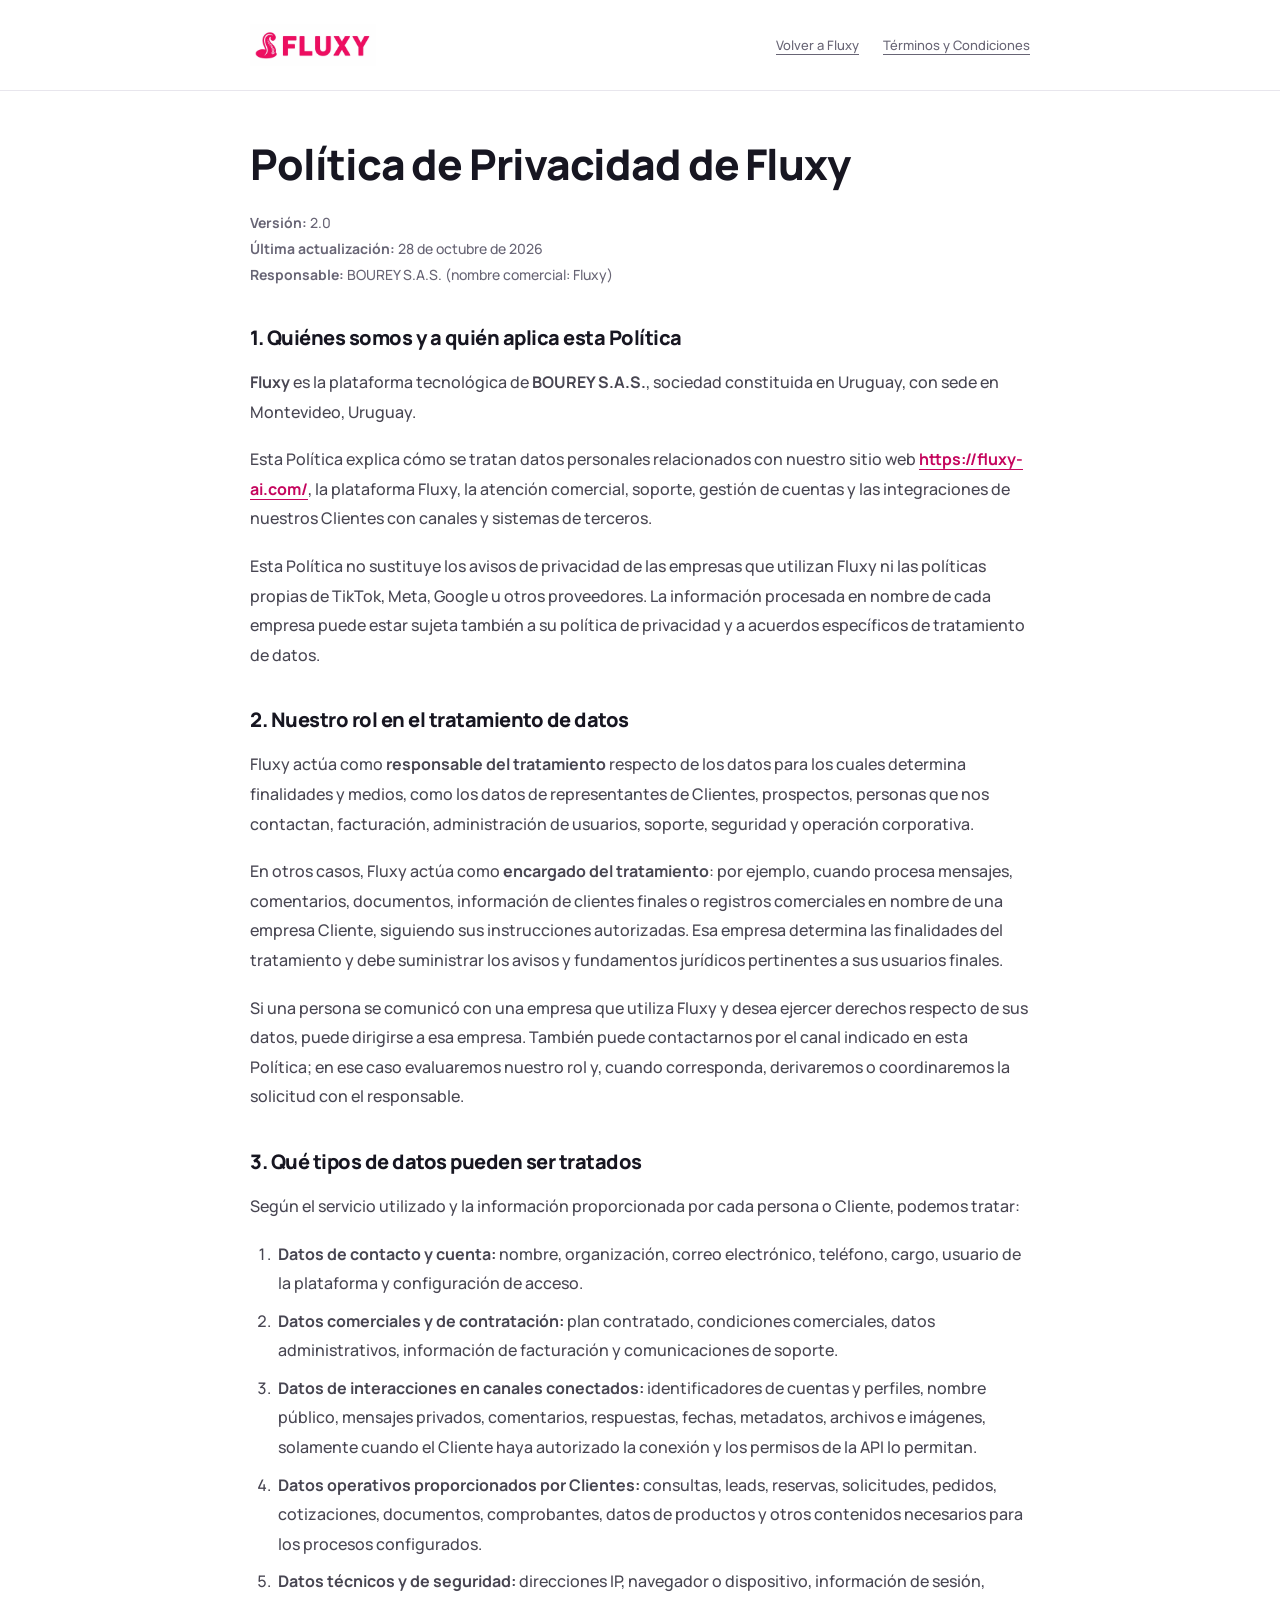
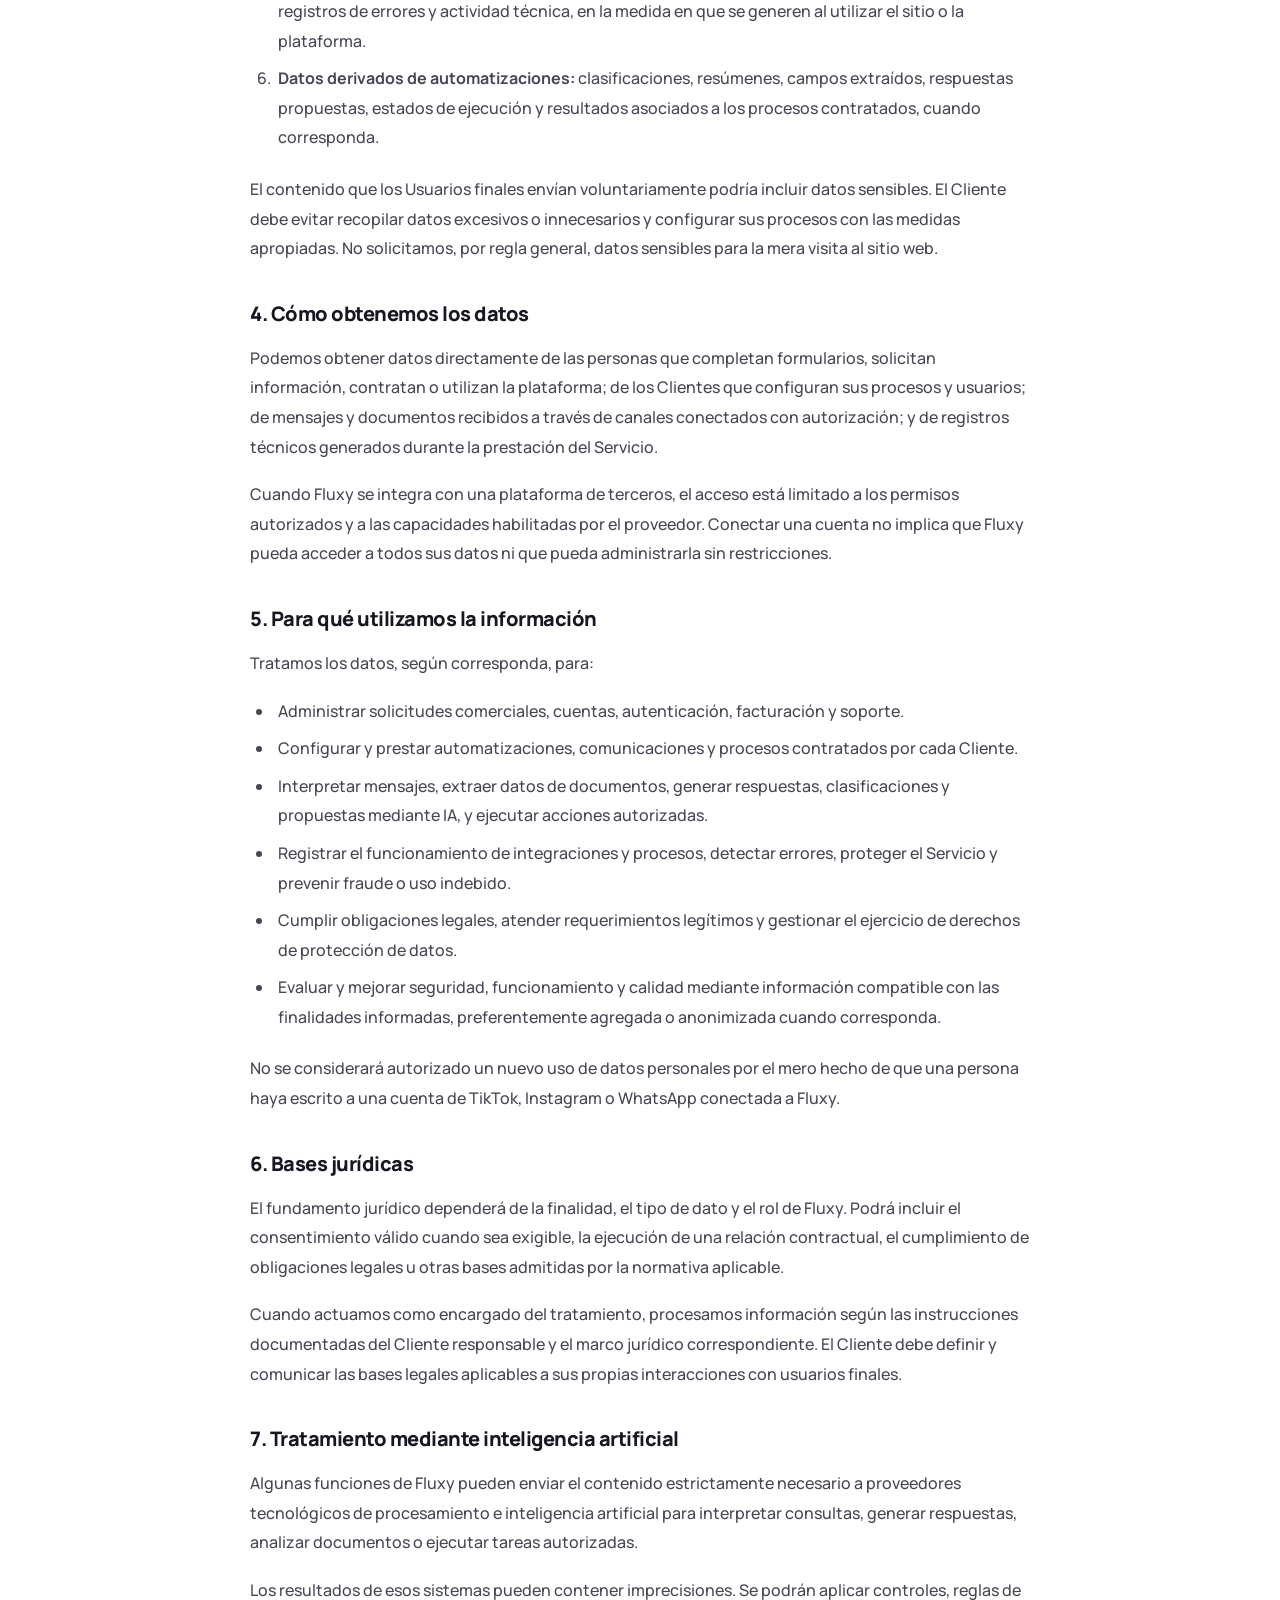
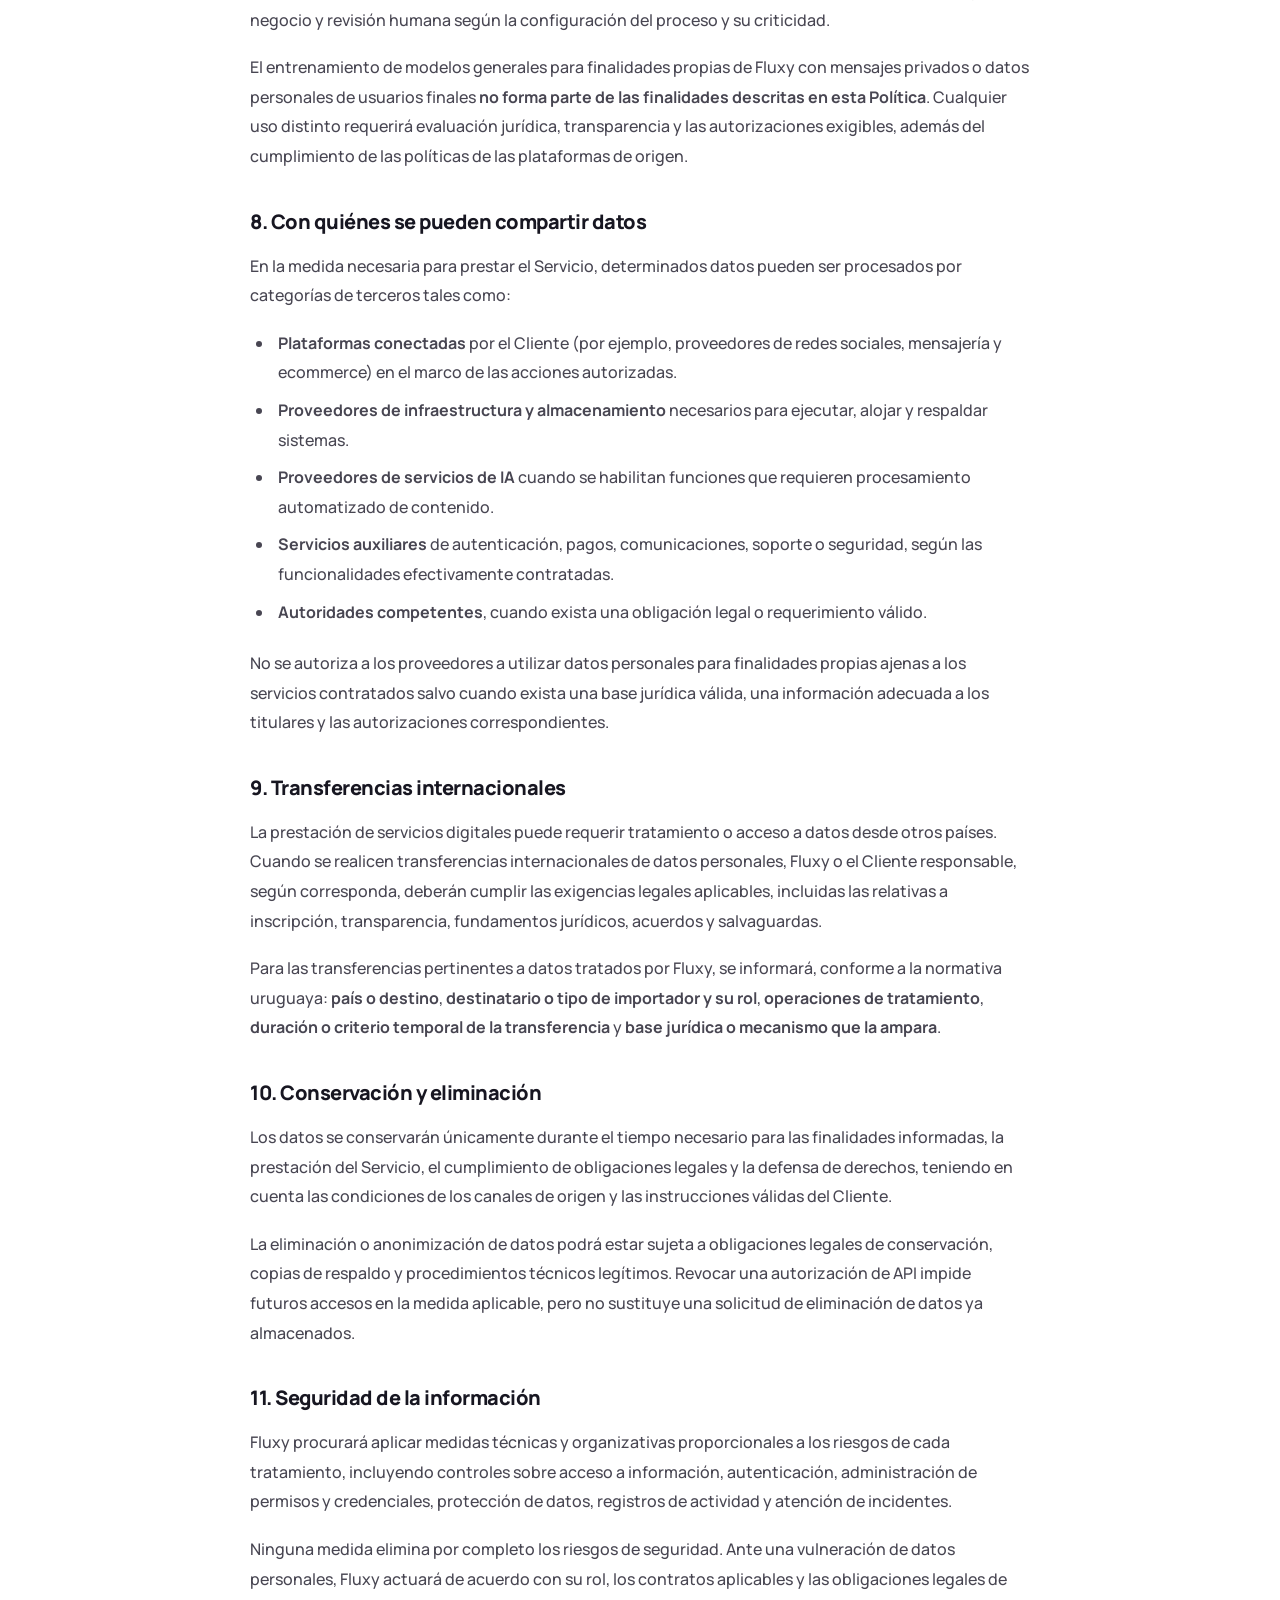
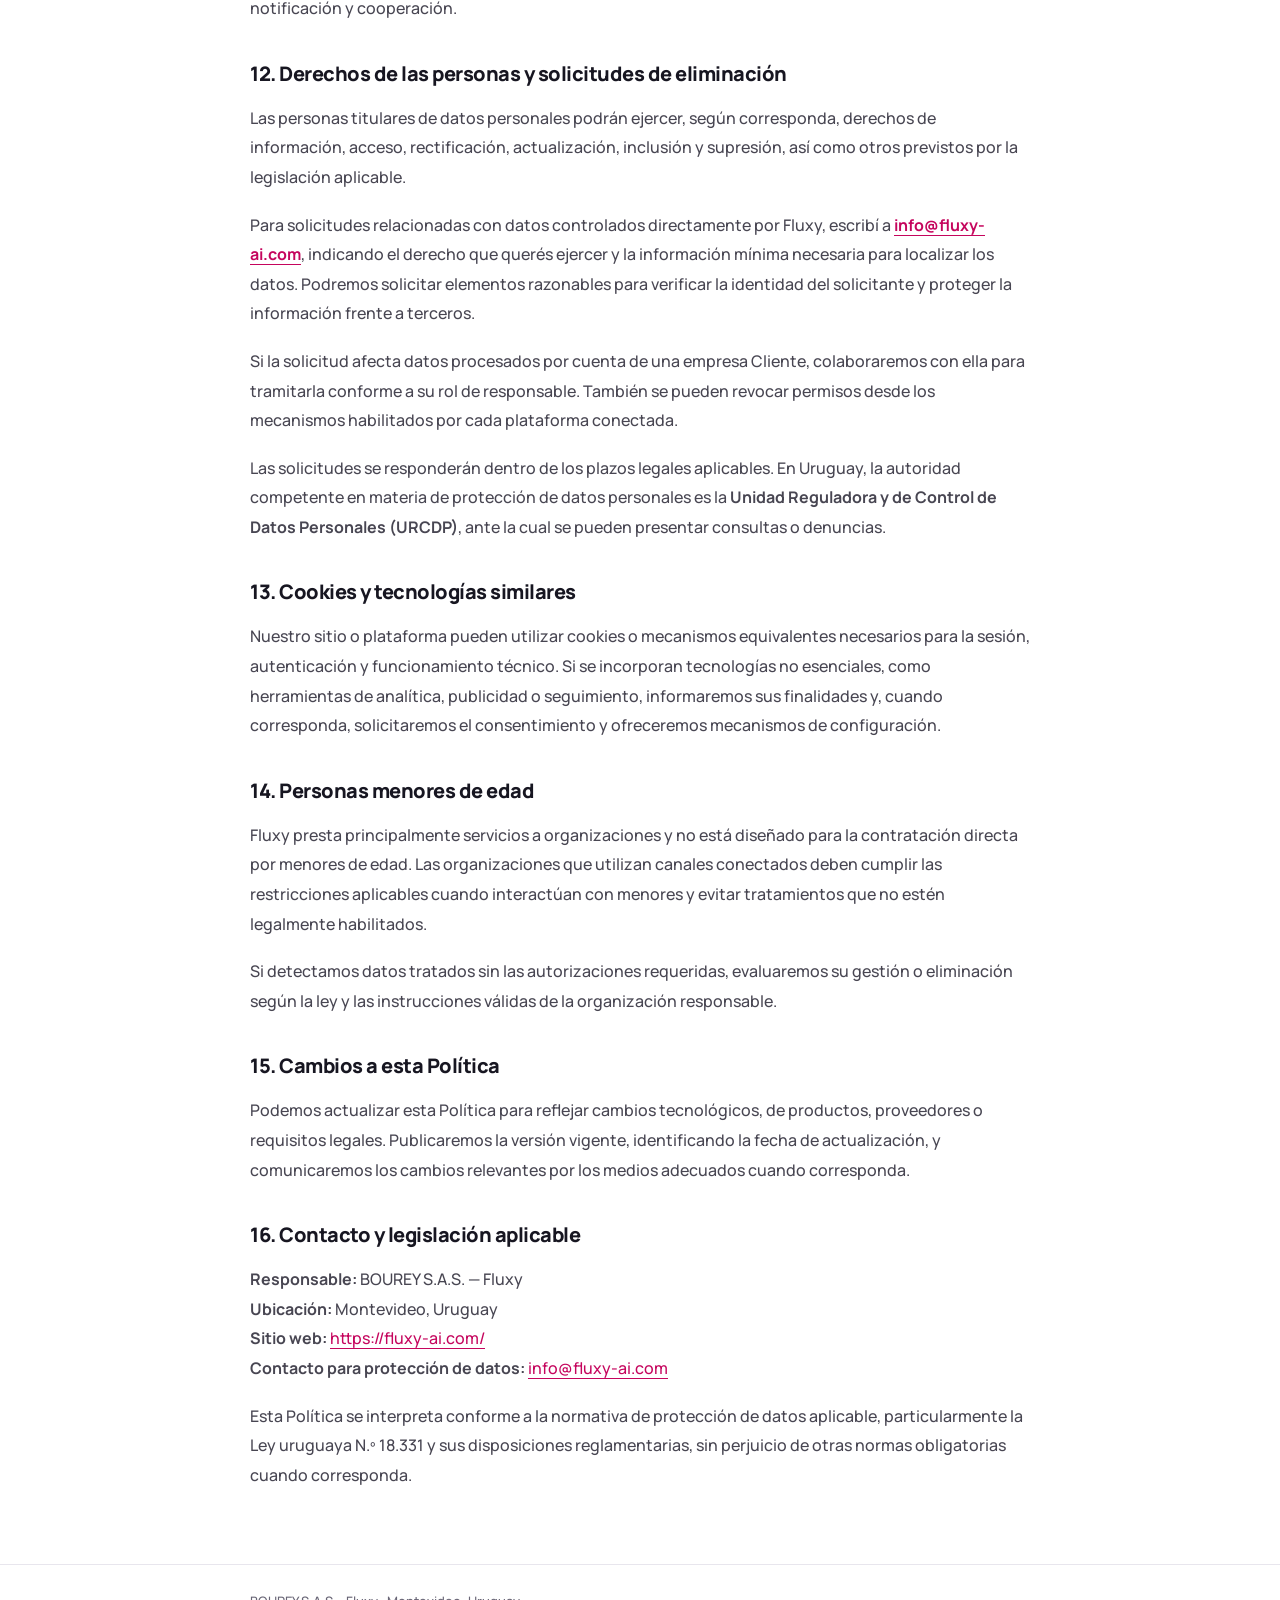
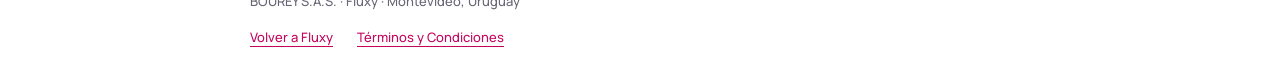
<file: privacy-policy/index.html>
<!doctype html>
<html lang="es">
<head>
  <meta charset="UTF-8">
  <meta name="viewport" content="width=device-width, initial-scale=1">
  <meta name="theme-color" content="#F70776">
  <title>Política de Privacidad · Fluxy</title>
  <meta name="description" content="Política de Privacidad de Fluxy, plataforma de BOUREY S.A.S., Uruguay. Documento versión 2.0.">
  <link rel="canonical" href="https://fluxy-ai.com/privacy-policy/">
  <link rel="icon" href="/static/fluxy-favicon.webp" type="image/webp">
  <link rel="preconnect" href="https://fonts.googleapis.com">
  <link rel="preconnect" href="https://fonts.gstatic.com" crossorigin>
  <link href="https://fonts.googleapis.com/css2?family=Manrope:wght@400;500;600;650;700;750;800&amp;display=swap" rel="stylesheet">
  <link rel="stylesheet" href="/static/legal.css">
</head>
<body>
  <a class="skip-link" href="#contenido">Ir al documento</a>
  <header class="legal-header">
    <div class="legal-shell">
      <a class="legal-brand" href="/" aria-label="Fluxy, volver al inicio"><img src="/static/fluxy-logo.webp" width="126" height="42" alt="Fluxy"></a>
      <nav aria-label="Navegación legal">
        <a href="/">Volver a Fluxy</a>
        <a href="/terms-of-service/">Términos y Condiciones</a>
      </nav>
    </div>
  </header>
  <main id="contenido" class="legal-shell" tabindex="-1">
    <article aria-labelledby="document-title">
      <h1 id="document-title">Política de Privacidad de Fluxy</h1>
      <p class="legal-meta"><strong>Versión:</strong> 2.0<br><strong>Última actualización:</strong> 28 de octubre de 2026<br><strong>Responsable:</strong> BOUREY S.A.S. (nombre comercial: Fluxy)</p>
      <h2 id="seccion-1">1. Quiénes somos y a quién aplica esta Política</h2>
      <p><strong>Fluxy</strong> es la plataforma tecnológica de <strong>BOUREY S.A.S.</strong>, sociedad constituida en Uruguay, con sede en Montevideo, Uruguay.</p>
      <p>Esta Política explica cómo se tratan datos personales relacionados con nuestro sitio web <strong><a href="https://fluxy-ai.com/">https://fluxy-ai.com/</a></strong>, la plataforma Fluxy, la atención comercial, soporte, gestión de cuentas y las integraciones de nuestros Clientes con canales y sistemas de terceros.</p>
      <p>Esta Política no sustituye los avisos de privacidad de las empresas que utilizan Fluxy ni las políticas propias de TikTok, Meta, Google u otros proveedores. La información procesada en nombre de cada empresa puede estar sujeta también a su política de privacidad y a acuerdos específicos de tratamiento de datos.</p>
      <h2 id="seccion-2">2. Nuestro rol en el tratamiento de datos</h2>
      <p>Fluxy actúa como <strong>responsable del tratamiento</strong> respecto de los datos para los cuales determina finalidades y medios, como los datos de representantes de Clientes, prospectos, personas que nos contactan, facturación, administración de usuarios, soporte, seguridad y operación corporativa.</p>
      <p>En otros casos, Fluxy actúa como <strong>encargado del tratamiento</strong>: por ejemplo, cuando procesa mensajes, comentarios, documentos, información de clientes finales o registros comerciales en nombre de una empresa Cliente, siguiendo sus instrucciones autorizadas. Esa empresa determina las finalidades del tratamiento y debe suministrar los avisos y fundamentos jurídicos pertinentes a sus usuarios finales.</p>
      <p>Si una persona se comunicó con una empresa que utiliza Fluxy y desea ejercer derechos respecto de sus datos, puede dirigirse a esa empresa. También puede contactarnos por el canal indicado en esta Política; en ese caso evaluaremos nuestro rol y, cuando corresponda, derivaremos o coordinaremos la solicitud con el responsable.</p>
      <h2 id="seccion-3">3. Qué tipos de datos pueden ser tratados</h2>
      <p>Según el servicio utilizado y la información proporcionada por cada persona o Cliente, podemos tratar:</p>
      <ol>
        <li><strong>Datos de contacto y cuenta:</strong> nombre, organización, correo electrónico, teléfono, cargo, usuario de la plataforma y configuración de acceso.</li>
        <li><strong>Datos comerciales y de contratación:</strong> plan contratado, condiciones comerciales, datos administrativos, información de facturación y comunicaciones de soporte.</li>
        <li><strong>Datos de interacciones en canales conectados:</strong> identificadores de cuentas y perfiles, nombre público, mensajes privados, comentarios, respuestas, fechas, metadatos, archivos e imágenes, solamente cuando el Cliente haya autorizado la conexión y los permisos de la API lo permitan.</li>
        <li><strong>Datos operativos proporcionados por Clientes:</strong> consultas, leads, reservas, solicitudes, pedidos, cotizaciones, documentos, comprobantes, datos de productos y otros contenidos necesarios para los procesos configurados.</li>
        <li><strong>Datos técnicos y de seguridad:</strong> direcciones IP, navegador o dispositivo, información de sesión, registros de errores y actividad técnica, en la medida en que se generen al utilizar el sitio o la plataforma.</li>
        <li><strong>Datos derivados de automatizaciones:</strong> clasificaciones, resúmenes, campos extraídos, respuestas propuestas, estados de ejecución y resultados asociados a los procesos contratados, cuando corresponda.</li>
      </ol>
      <p>El contenido que los Usuarios finales envían voluntariamente podría incluir datos sensibles. El Cliente debe evitar recopilar datos excesivos o innecesarios y configurar sus procesos con las medidas apropiadas. No solicitamos, por regla general, datos sensibles para la mera visita al sitio web.</p>
      <h2 id="seccion-4">4. Cómo obtenemos los datos</h2>
      <p>Podemos obtener datos directamente de las personas que completan formularios, solicitan información, contratan o utilizan la plataforma; de los Clientes que configuran sus procesos y usuarios; de mensajes y documentos recibidos a través de canales conectados con autorización; y de registros técnicos generados durante la prestación del Servicio.</p>
      <p>Cuando Fluxy se integra con una plataforma de terceros, el acceso está limitado a los permisos autorizados y a las capacidades habilitadas por el proveedor. Conectar una cuenta no implica que Fluxy pueda acceder a todos sus datos ni que pueda administrarla sin restricciones.</p>
      <h2 id="seccion-5">5. Para qué utilizamos la información</h2>
      <p>Tratamos los datos, según corresponda, para:</p>
      <ul>
        <li>Administrar solicitudes comerciales, cuentas, autenticación, facturación y soporte.</li>
        <li>Configurar y prestar automatizaciones, comunicaciones y procesos contratados por cada Cliente.</li>
        <li>Interpretar mensajes, extraer datos de documentos, generar respuestas, clasificaciones y propuestas mediante IA, y ejecutar acciones autorizadas.</li>
        <li>Registrar el funcionamiento de integraciones y procesos, detectar errores, proteger el Servicio y prevenir fraude o uso indebido.</li>
        <li>Cumplir obligaciones legales, atender requerimientos legítimos y gestionar el ejercicio de derechos de protección de datos.</li>
        <li>Evaluar y mejorar seguridad, funcionamiento y calidad mediante información compatible con las finalidades informadas, preferentemente agregada o anonimizada cuando corresponda.</li>
      </ul>
      <p>No se considerará autorizado un nuevo uso de datos personales por el mero hecho de que una persona haya escrito a una cuenta de TikTok, Instagram o WhatsApp conectada a Fluxy.</p>
      <h2 id="seccion-6">6. Bases jurídicas</h2>
      <p>El fundamento jurídico dependerá de la finalidad, el tipo de dato y el rol de Fluxy. Podrá incluir el consentimiento válido cuando sea exigible, la ejecución de una relación contractual, el cumplimiento de obligaciones legales u otras bases admitidas por la normativa aplicable.</p>
      <p>Cuando actuamos como encargado del tratamiento, procesamos información según las instrucciones documentadas del Cliente responsable y el marco jurídico correspondiente. El Cliente debe definir y comunicar las bases legales aplicables a sus propias interacciones con usuarios finales.</p>
      <h2 id="seccion-7">7. Tratamiento mediante inteligencia artificial</h2>
      <p>Algunas funciones de Fluxy pueden enviar el contenido estrictamente necesario a proveedores tecnológicos de procesamiento e inteligencia artificial para interpretar consultas, generar respuestas, analizar documentos o ejecutar tareas autorizadas.</p>
      <p>Los resultados de esos sistemas pueden contener imprecisiones. Se podrán aplicar controles, reglas de negocio y revisión humana según la configuración del proceso y su criticidad.</p>
      <p>El entrenamiento de modelos generales para finalidades propias de Fluxy con mensajes privados o datos personales de usuarios finales <strong>no forma parte de las finalidades descritas en esta Política</strong>. Cualquier uso distinto requerirá evaluación jurídica, transparencia y las autorizaciones exigibles, además del cumplimiento de las políticas de las plataformas de origen.</p>
      <h2 id="seccion-8">8. Con quiénes se pueden compartir datos</h2>
      <p>En la medida necesaria para prestar el Servicio, determinados datos pueden ser procesados por categorías de terceros tales como:</p>
      <ul>
        <li><strong>Plataformas conectadas</strong> por el Cliente (por ejemplo, proveedores de redes sociales, mensajería y ecommerce) en el marco de las acciones autorizadas.</li>
        <li><strong>Proveedores de infraestructura y almacenamiento</strong> necesarios para ejecutar, alojar y respaldar sistemas.</li>
        <li><strong>Proveedores de servicios de IA</strong> cuando se habilitan funciones que requieren procesamiento automatizado de contenido.</li>
        <li><strong>Servicios auxiliares</strong> de autenticación, pagos, comunicaciones, soporte o seguridad, según las funcionalidades efectivamente contratadas.</li>
        <li><strong>Autoridades competentes</strong>, cuando exista una obligación legal o requerimiento válido.</li>
      </ul>
      <p>No se autoriza a los proveedores a utilizar datos personales para finalidades propias ajenas a los servicios contratados salvo cuando exista una base jurídica válida, una información adecuada a los titulares y las autorizaciones correspondientes.</p>
      <h2 id="seccion-9">9. Transferencias internacionales</h2>
      <p>La prestación de servicios digitales puede requerir tratamiento o acceso a datos desde otros países. Cuando se realicen transferencias internacionales de datos personales, Fluxy o el Cliente responsable, según corresponda, deberán cumplir las exigencias legales aplicables, incluidas las relativas a inscripción, transparencia, fundamentos jurídicos, acuerdos y salvaguardas.</p>
      <p>Para las transferencias pertinentes a datos tratados por Fluxy, se informará, conforme a la normativa uruguaya: <strong>país o destino</strong>, <strong>destinatario o tipo de importador y su rol</strong>, <strong>operaciones de tratamiento</strong>, <strong>duración o criterio temporal de la transferencia</strong> y <strong>base jurídica o mecanismo que la ampara</strong>.</p>
      <h2 id="seccion-10">10. Conservación y eliminación</h2>
      <p>Los datos se conservarán únicamente durante el tiempo necesario para las finalidades informadas, la prestación del Servicio, el cumplimiento de obligaciones legales y la defensa de derechos, teniendo en cuenta las condiciones de los canales de origen y las instrucciones válidas del Cliente.</p>
      <p>La eliminación o anonimización de datos podrá estar sujeta a obligaciones legales de conservación, copias de respaldo y procedimientos técnicos legítimos. Revocar una autorización de API impide futuros accesos en la medida aplicable, pero no sustituye una solicitud de eliminación de datos ya almacenados.</p>
      <h2 id="seccion-11">11. Seguridad de la información</h2>
      <p>Fluxy procurará aplicar medidas técnicas y organizativas proporcionales a los riesgos de cada tratamiento, incluyendo controles sobre acceso a información, autenticación, administración de permisos y credenciales, protección de datos, registros de actividad y atención de incidentes.</p>
      <p>Ninguna medida elimina por completo los riesgos de seguridad. Ante una vulneración de datos personales, Fluxy actuará de acuerdo con su rol, los contratos aplicables y las obligaciones legales de notificación y cooperación.</p>
      <h2 id="seccion-12">12. Derechos de las personas y solicitudes de eliminación</h2>
      <p>Las personas titulares de datos personales podrán ejercer, según corresponda, derechos de información, acceso, rectificación, actualización, inclusión y supresión, así como otros previstos por la legislación aplicable.</p>
      <p>Para solicitudes relacionadas con datos controlados directamente por Fluxy, escribí a <strong><a href="mailto:info@fluxy-ai.com">info@fluxy-ai.com</a></strong>, indicando el derecho que querés ejercer y la información mínima necesaria para localizar los datos. Podremos solicitar elementos razonables para verificar la identidad del solicitante y proteger la información frente a terceros.</p>
      <p>Si la solicitud afecta datos procesados por cuenta de una empresa Cliente, colaboraremos con ella para tramitarla conforme a su rol de responsable. También se pueden revocar permisos desde los mecanismos habilitados por cada plataforma conectada.</p>
      <p>Las solicitudes se responderán dentro de los plazos legales aplicables. En Uruguay, la autoridad competente en materia de protección de datos personales es la <strong>Unidad Reguladora y de Control de Datos Personales (URCDP)</strong>, ante la cual se pueden presentar consultas o denuncias.</p>
      <h2 id="seccion-13">13. Cookies y tecnologías similares</h2>
      <p>Nuestro sitio o plataforma pueden utilizar cookies o mecanismos equivalentes necesarios para la sesión, autenticación y funcionamiento técnico. Si se incorporan tecnologías no esenciales, como herramientas de analítica, publicidad o seguimiento, informaremos sus finalidades y, cuando corresponda, solicitaremos el consentimiento y ofreceremos mecanismos de configuración.</p>
      <h2 id="seccion-14">14. Personas menores de edad</h2>
      <p>Fluxy presta principalmente servicios a organizaciones y no está diseñado para la contratación directa por menores de edad. Las organizaciones que utilizan canales conectados deben cumplir las restricciones aplicables cuando interactúan con menores y evitar tratamientos que no estén legalmente habilitados.</p>
      <p>Si detectamos datos tratados sin las autorizaciones requeridas, evaluaremos su gestión o eliminación según la ley y las instrucciones válidas de la organización responsable.</p>
      <h2 id="seccion-15">15. Cambios a esta Política</h2>
      <p>Podemos actualizar esta Política para reflejar cambios tecnológicos, de productos, proveedores o requisitos legales. Publicaremos la versión vigente, identificando la fecha de actualización, y comunicaremos los cambios relevantes por los medios adecuados cuando corresponda.</p>
      <h2 id="seccion-16">16. Contacto y legislación aplicable</h2>
      <p><strong>Responsable:</strong> BOUREY S.A.S. — Fluxy<br><strong>Ubicación:</strong> Montevideo, Uruguay<br><strong>Sitio web:</strong> <a href="https://fluxy-ai.com/">https://fluxy-ai.com/</a><br><strong>Contacto para protección de datos:</strong> <a href="mailto:info@fluxy-ai.com">info@fluxy-ai.com</a></p>
      <p>Esta Política se interpreta conforme a la normativa de protección de datos aplicable, particularmente la Ley uruguaya N.º 18.331 y sus disposiciones reglamentarias, sin perjuicio de otras normas obligatorias cuando corresponda.</p>
    </article>
  </main>
  <footer class="legal-footer">
    <div class="legal-shell">
      <p>BOUREY S.A.S. · Fluxy · Montevideo, Uruguay</p>
      <nav aria-label="Enlaces del pie">
        <a href="/">Volver a Fluxy</a>
        <a href="/terms-of-service/">Términos y Condiciones</a>
      </nav>
    </div>
  </footer>
</body>
</html>
</file>
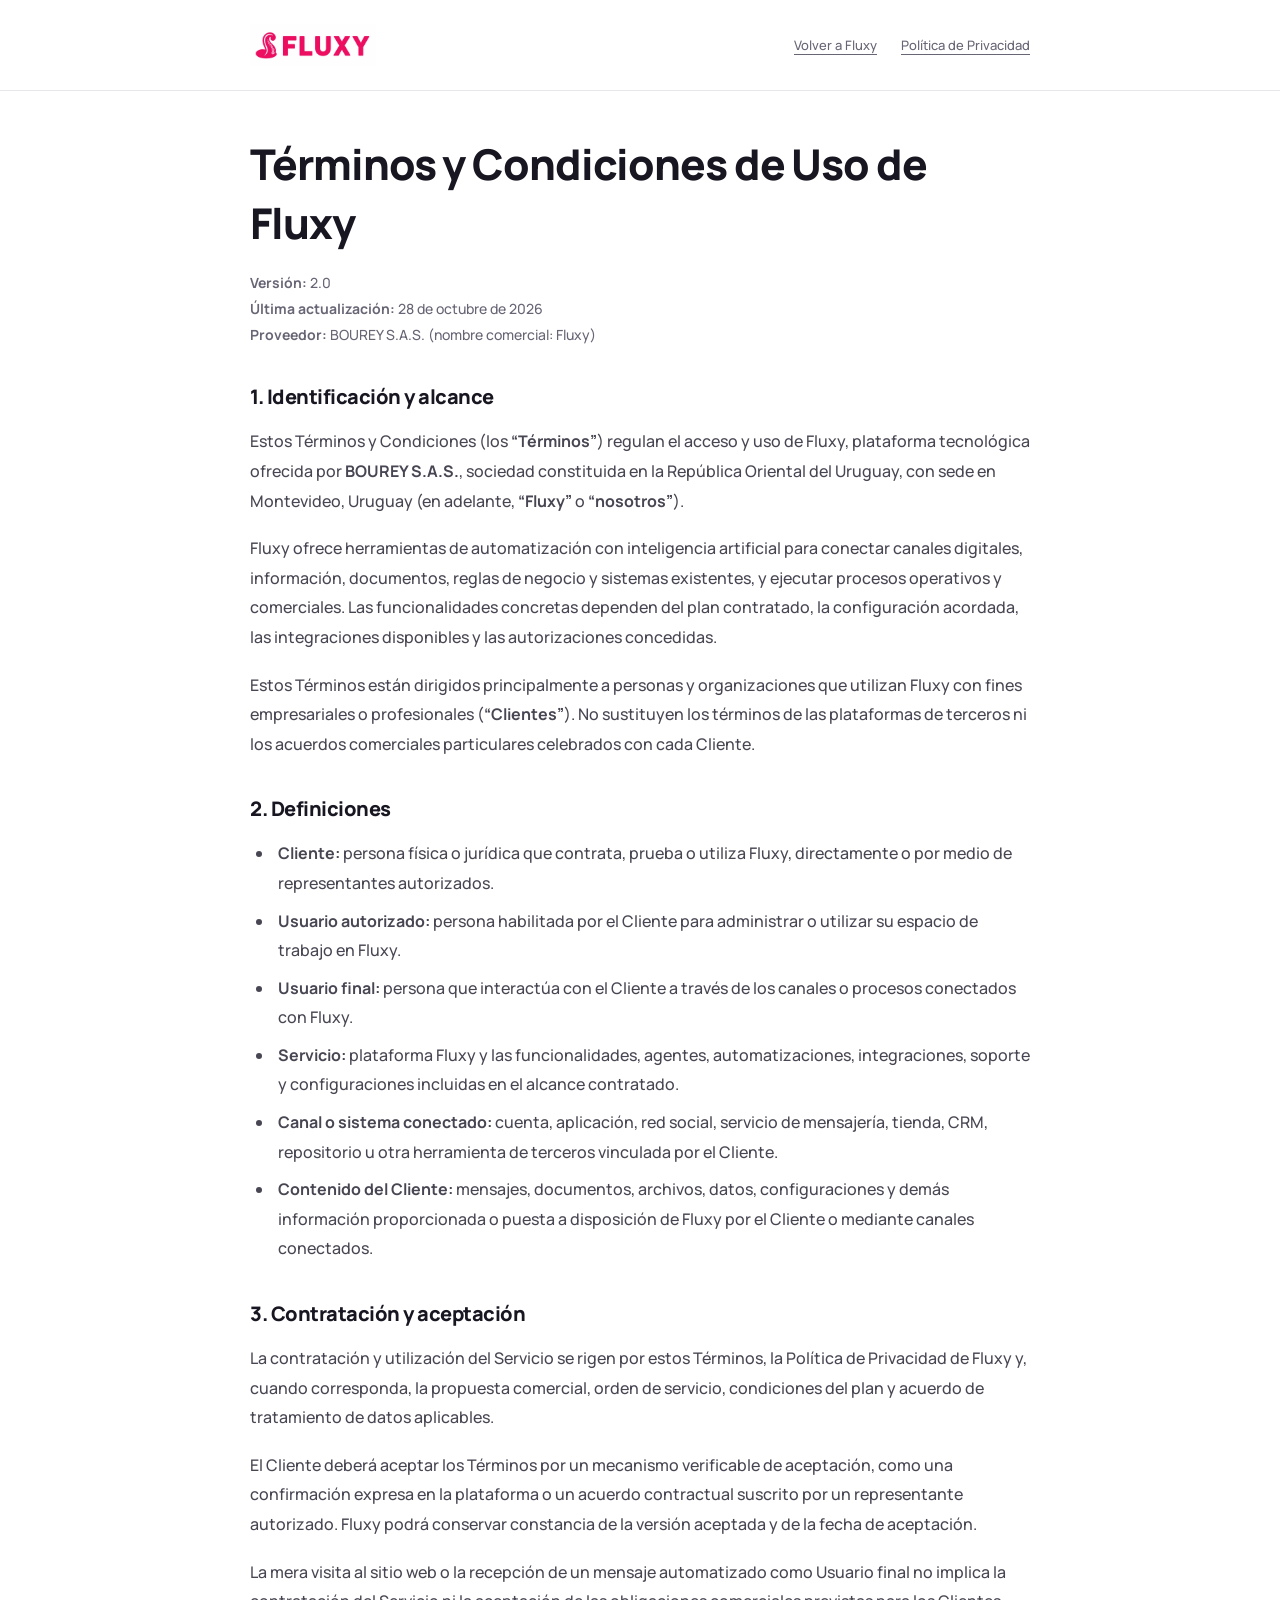
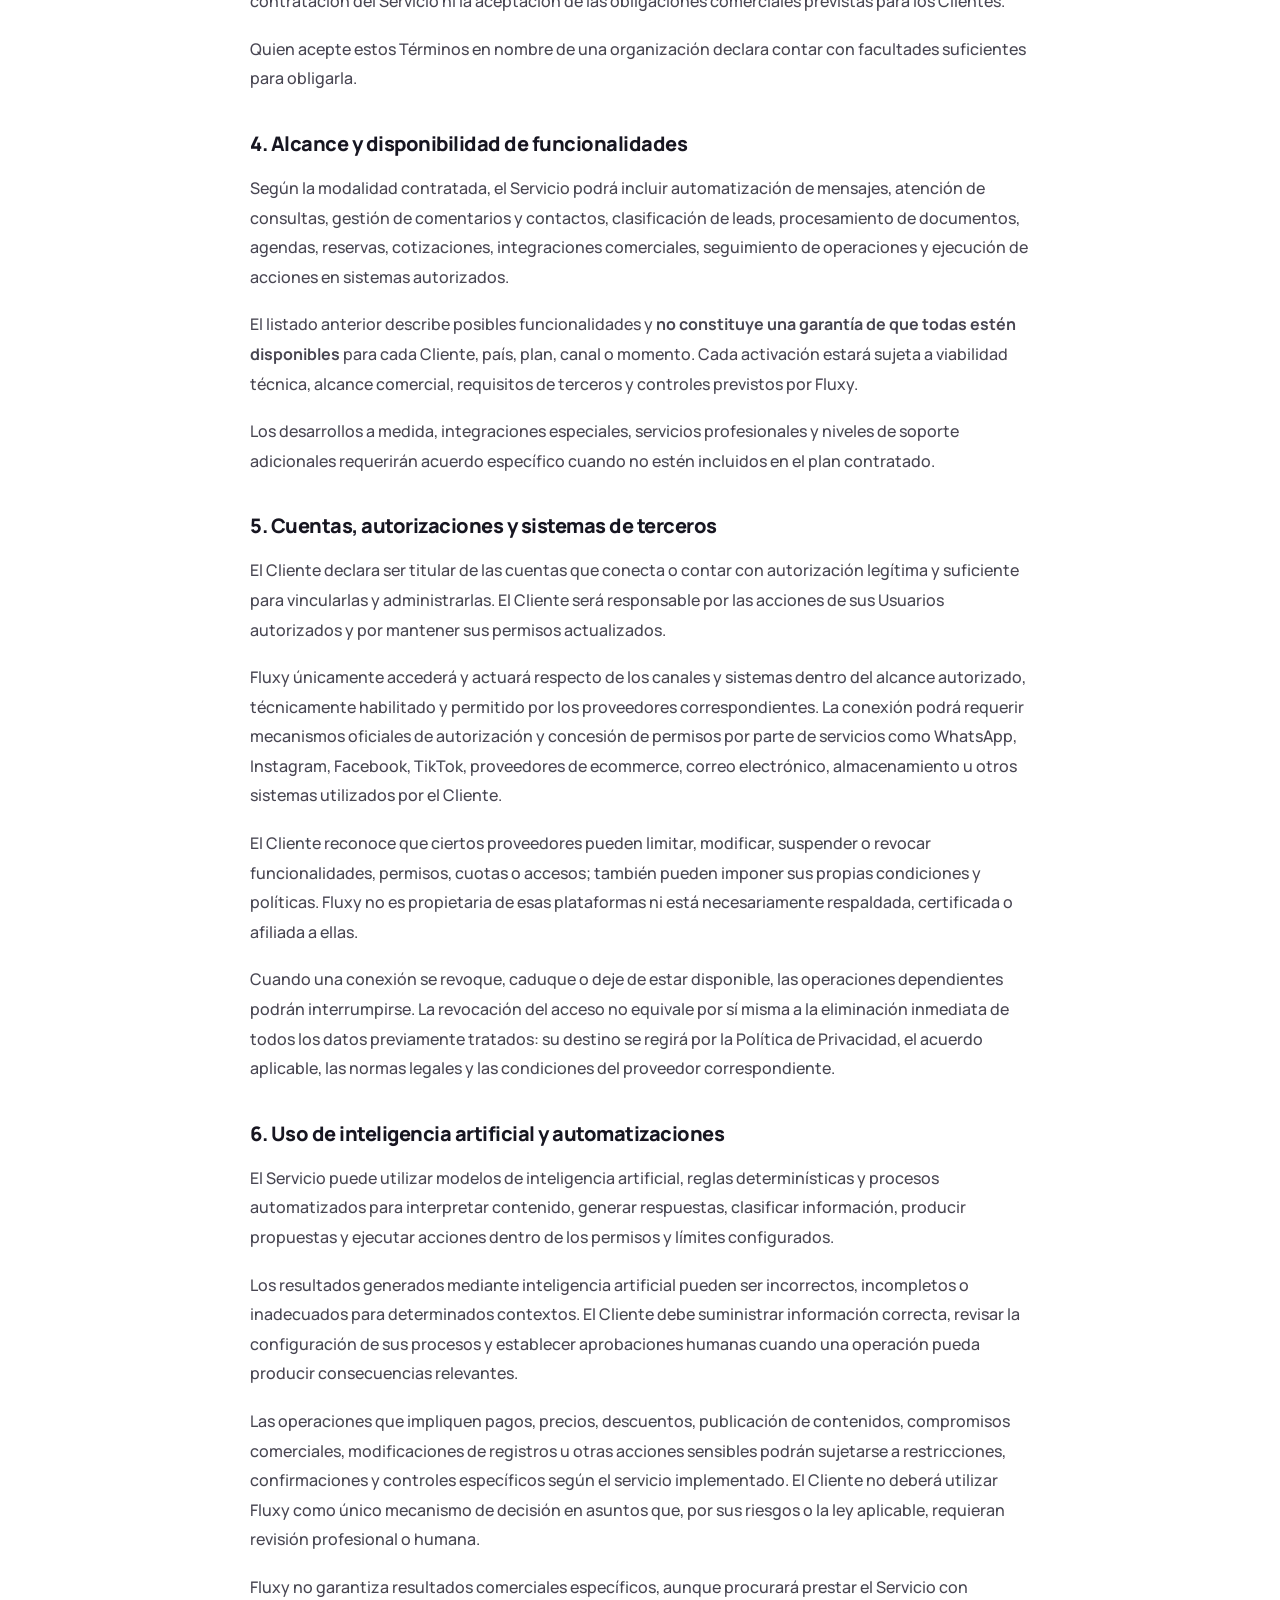
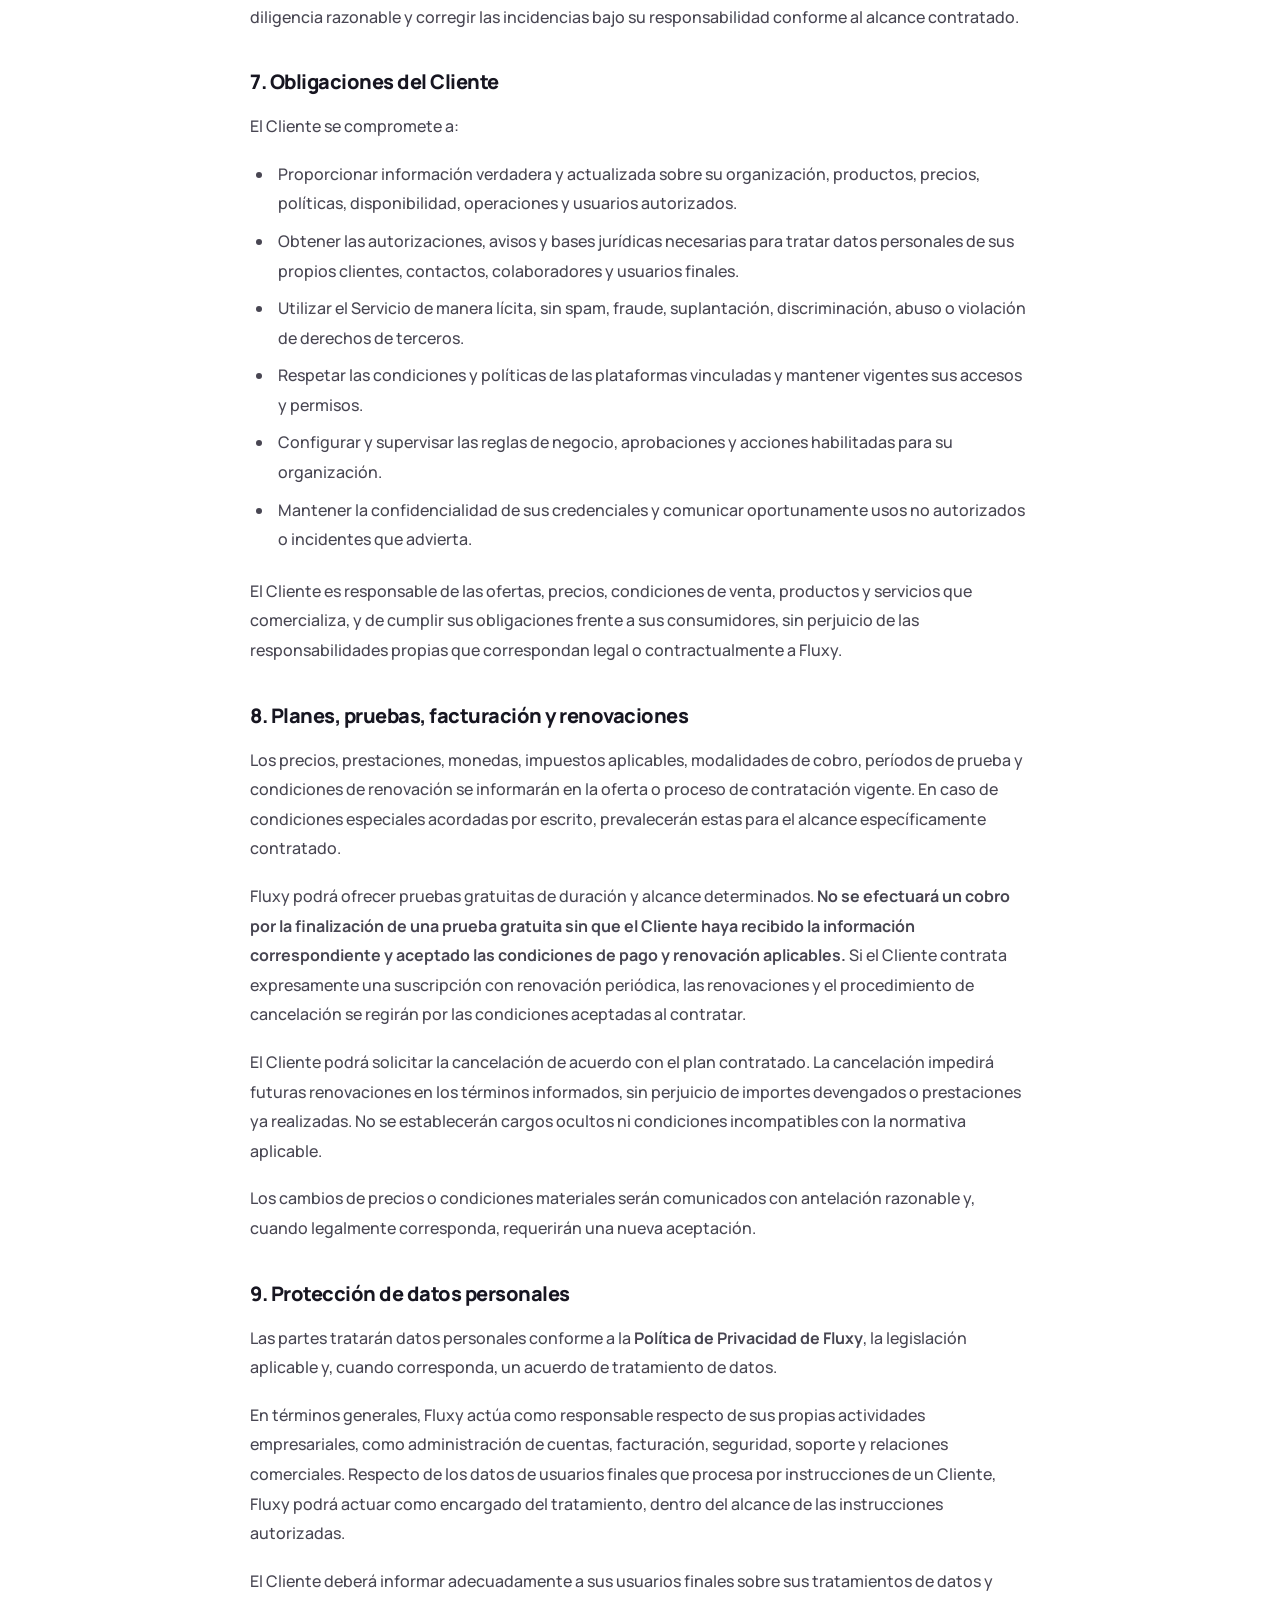
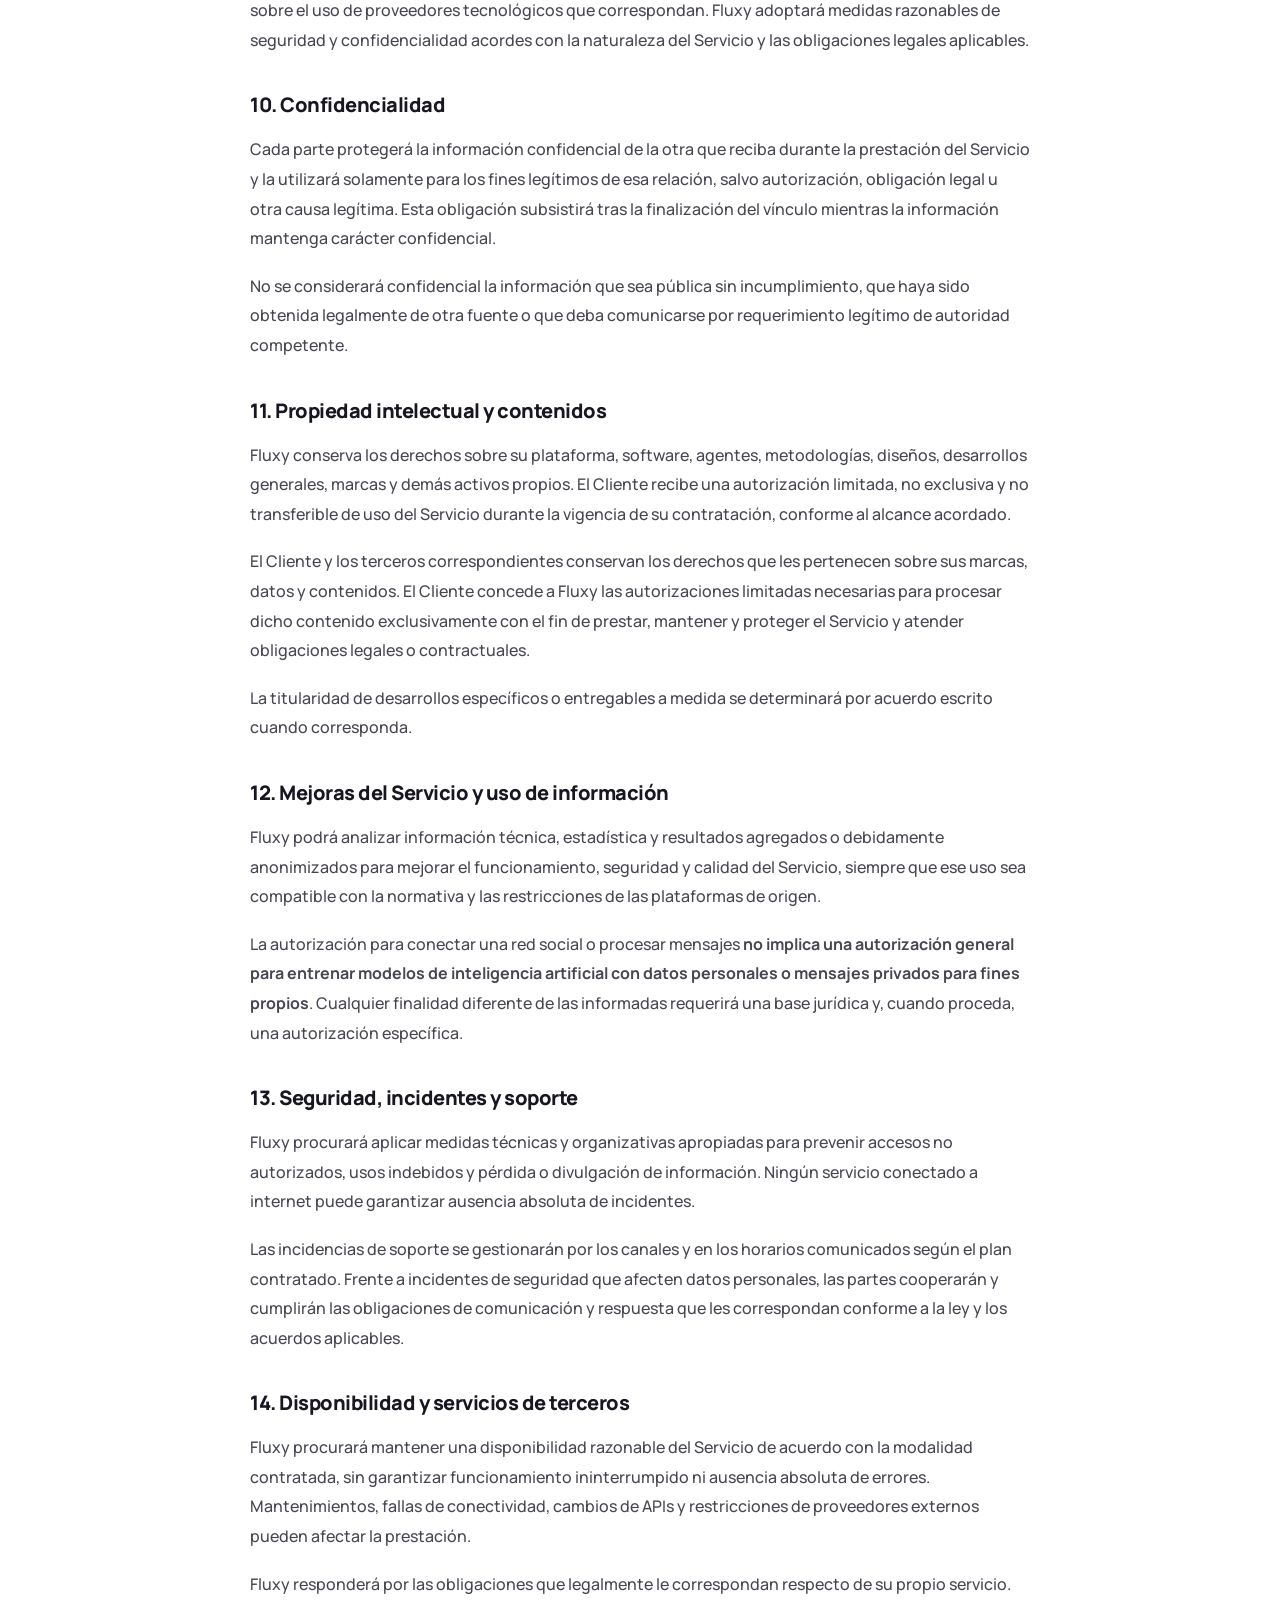
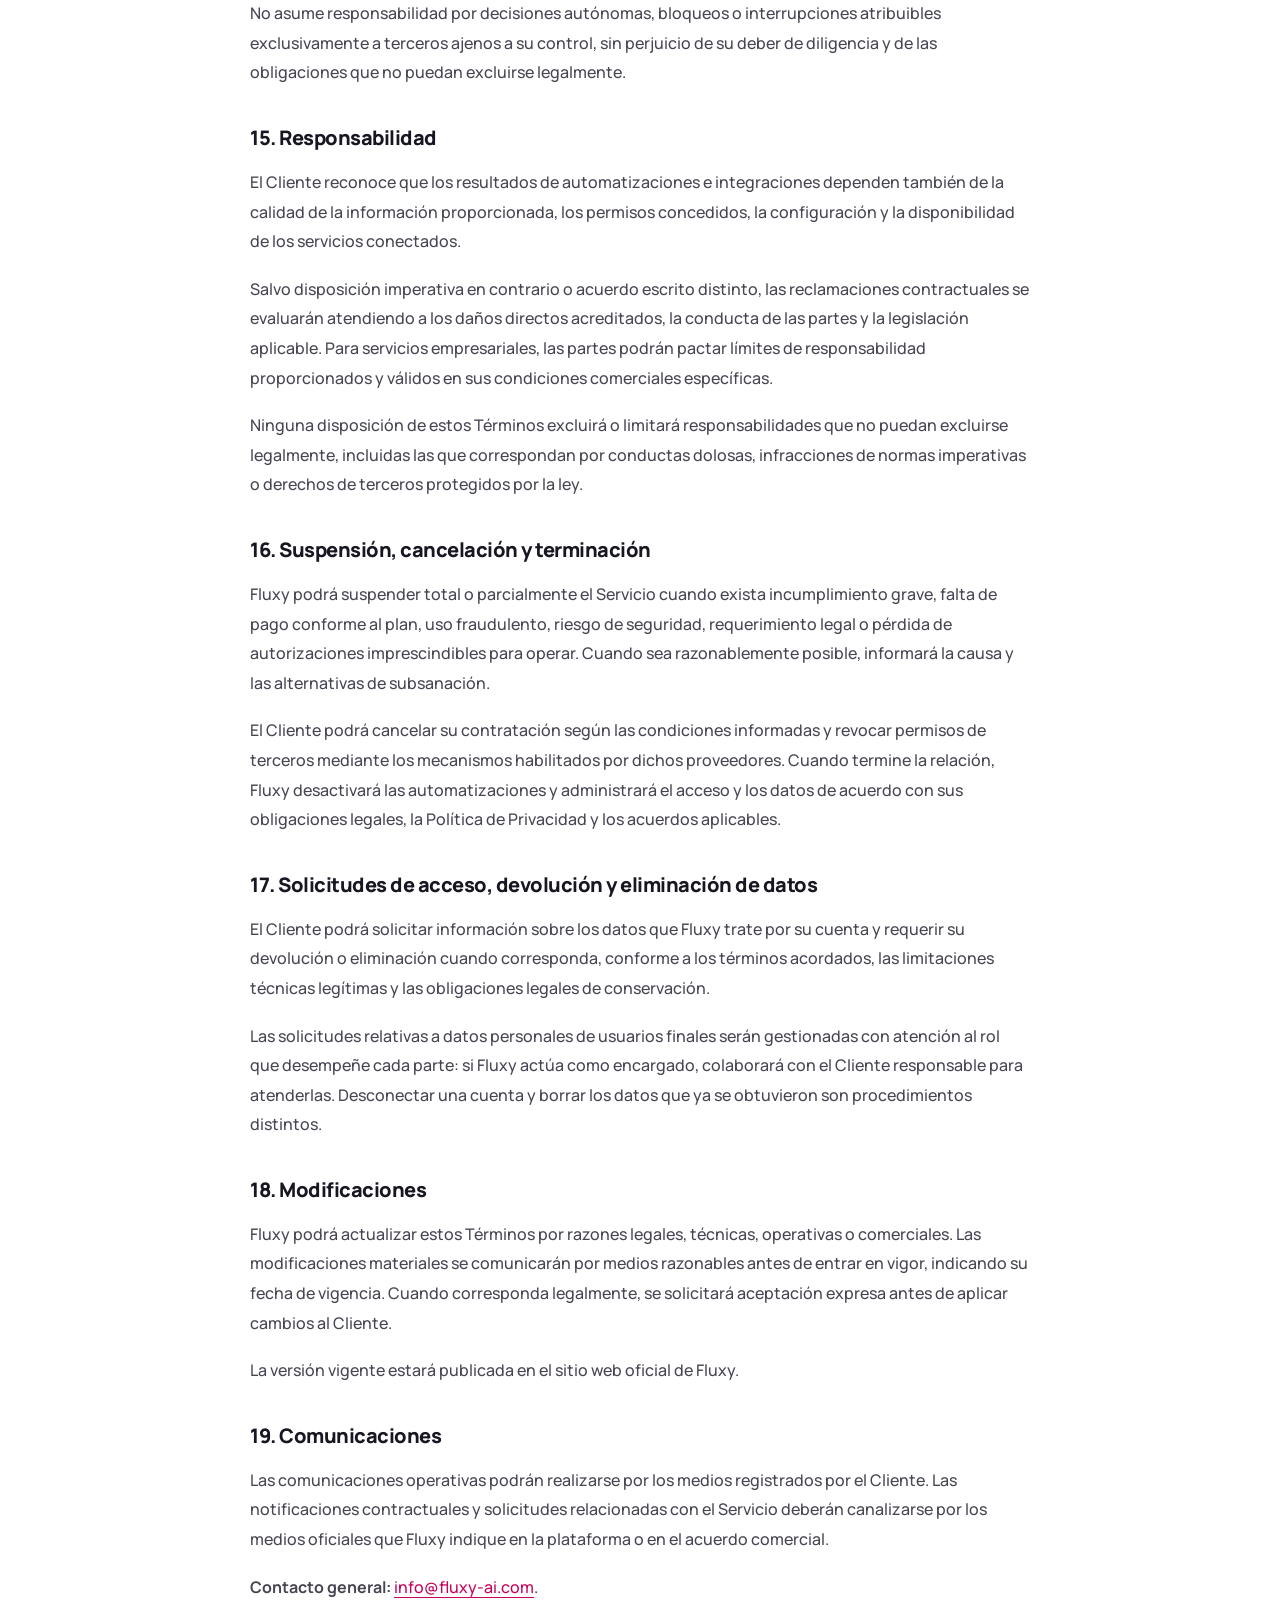
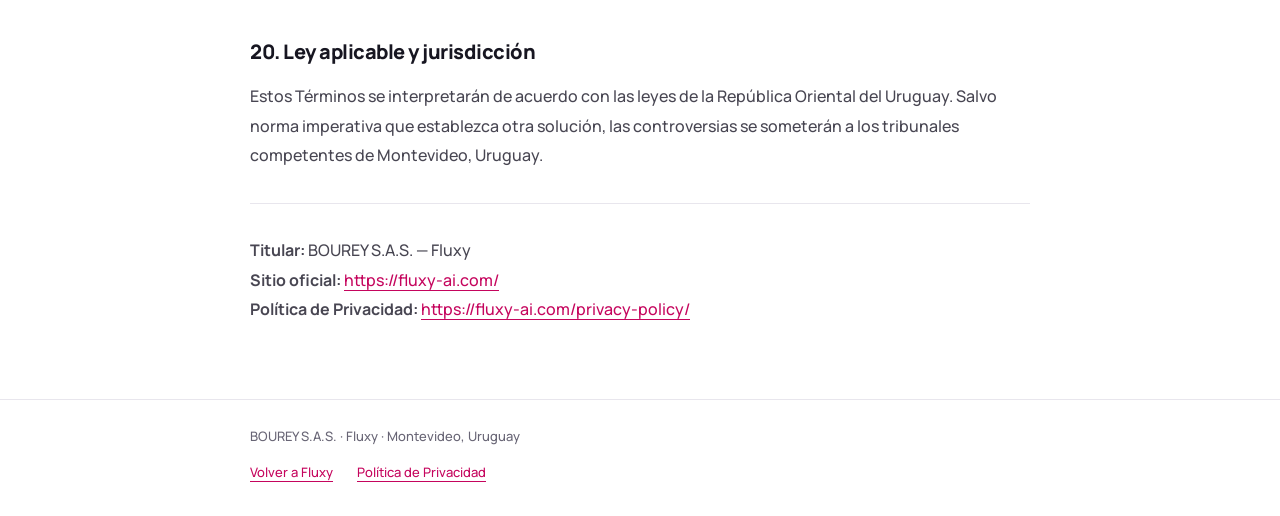
<file: terms-of-service/index.html>
<!doctype html>
<html lang="es">
<head>
  <meta charset="UTF-8">
  <meta name="viewport" content="width=device-width, initial-scale=1">
  <meta name="theme-color" content="#F70776">
  <title>Términos y Condiciones · Fluxy</title>
  <meta name="description" content="Términos y Condiciones de Fluxy, plataforma de BOUREY S.A.S., Uruguay. Documento versión 2.0.">
  <link rel="canonical" href="https://fluxy-ai.com/terms-of-service/">
  <link rel="icon" href="/static/fluxy-favicon.webp" type="image/webp">
  <link rel="preconnect" href="https://fonts.googleapis.com">
  <link rel="preconnect" href="https://fonts.gstatic.com" crossorigin>
  <link href="https://fonts.googleapis.com/css2?family=Manrope:wght@400;500;600;650;700;750;800&amp;display=swap" rel="stylesheet">
  <link rel="stylesheet" href="/static/legal.css">
</head>
<body>
  <a class="skip-link" href="#contenido">Ir al documento</a>
  <header class="legal-header">
    <div class="legal-shell">
      <a class="legal-brand" href="/" aria-label="Fluxy, volver al inicio"><img src="/static/fluxy-logo.webp" width="126" height="42" alt="Fluxy"></a>
      <nav aria-label="Navegación legal">
        <a href="/">Volver a Fluxy</a>
        <a href="/privacy-policy/">Política de Privacidad</a>
      </nav>
    </div>
  </header>
  <main id="contenido" class="legal-shell" tabindex="-1">
    <article aria-labelledby="document-title">
      <h1 id="document-title">Términos y Condiciones de Uso de Fluxy</h1>
      <p class="legal-meta"><strong>Versión:</strong> 2.0<br><strong>Última actualización:</strong> 28 de octubre de 2026<br><strong>Proveedor:</strong> BOUREY S.A.S. (nombre comercial: Fluxy)</p>
      <h2 id="seccion-1">1. Identificación y alcance</h2>
      <p>Estos Términos y Condiciones (los <strong>“Términos”</strong>) regulan el acceso y uso de Fluxy, plataforma tecnológica ofrecida por <strong>BOUREY S.A.S.</strong>, sociedad constituida en la República Oriental del Uruguay, con sede en Montevideo, Uruguay (en adelante, <strong>“Fluxy”</strong> o <strong>“nosotros”</strong>).</p>
      <p>Fluxy ofrece herramientas de automatización con inteligencia artificial para conectar canales digitales, información, documentos, reglas de negocio y sistemas existentes, y ejecutar procesos operativos y comerciales. Las funcionalidades concretas dependen del plan contratado, la configuración acordada, las integraciones disponibles y las autorizaciones concedidas.</p>
      <p>Estos Términos están dirigidos principalmente a personas y organizaciones que utilizan Fluxy con fines empresariales o profesionales (<strong>“Clientes”</strong>). No sustituyen los términos de las plataformas de terceros ni los acuerdos comerciales particulares celebrados con cada Cliente.</p>
      <h2 id="seccion-2">2. Definiciones</h2>
      <ul>
        <li><strong>Cliente:</strong> persona física o jurídica que contrata, prueba o utiliza Fluxy, directamente o por medio de representantes autorizados.</li>
        <li><strong>Usuario autorizado:</strong> persona habilitada por el Cliente para administrar o utilizar su espacio de trabajo en Fluxy.</li>
        <li><strong>Usuario final:</strong> persona que interactúa con el Cliente a través de los canales o procesos conectados con Fluxy.</li>
        <li><strong>Servicio:</strong> plataforma Fluxy y las funcionalidades, agentes, automatizaciones, integraciones, soporte y configuraciones incluidas en el alcance contratado.</li>
        <li><strong>Canal o sistema conectado:</strong> cuenta, aplicación, red social, servicio de mensajería, tienda, CRM, repositorio u otra herramienta de terceros vinculada por el Cliente.</li>
        <li><strong>Contenido del Cliente:</strong> mensajes, documentos, archivos, datos, configuraciones y demás información proporcionada o puesta a disposición de Fluxy por el Cliente o mediante canales conectados.</li>
      </ul>
      <h2 id="seccion-3">3. Contratación y aceptación</h2>
      <p>La contratación y utilización del Servicio se rigen por estos Términos, la Política de Privacidad de Fluxy y, cuando corresponda, la propuesta comercial, orden de servicio, condiciones del plan y acuerdo de tratamiento de datos aplicables.</p>
      <p>El Cliente deberá aceptar los Términos por un mecanismo verificable de aceptación, como una confirmación expresa en la plataforma o un acuerdo contractual suscrito por un representante autorizado. Fluxy podrá conservar constancia de la versión aceptada y de la fecha de aceptación.</p>
      <p>La mera visita al sitio web o la recepción de un mensaje automatizado como Usuario final no implica la contratación del Servicio ni la aceptación de las obligaciones comerciales previstas para los Clientes.</p>
      <p>Quien acepte estos Términos en nombre de una organización declara contar con facultades suficientes para obligarla.</p>
      <h2 id="seccion-4">4. Alcance y disponibilidad de funcionalidades</h2>
      <p>Según la modalidad contratada, el Servicio podrá incluir automatización de mensajes, atención de consultas, gestión de comentarios y contactos, clasificación de leads, procesamiento de documentos, agendas, reservas, cotizaciones, integraciones comerciales, seguimiento de operaciones y ejecución de acciones en sistemas autorizados.</p>
      <p>El listado anterior describe posibles funcionalidades y <strong>no constituye una garantía de que todas estén disponibles</strong> para cada Cliente, país, plan, canal o momento. Cada activación estará sujeta a viabilidad técnica, alcance comercial, requisitos de terceros y controles previstos por Fluxy.</p>
      <p>Los desarrollos a medida, integraciones especiales, servicios profesionales y niveles de soporte adicionales requerirán acuerdo específico cuando no estén incluidos en el plan contratado.</p>
      <h2 id="seccion-5">5. Cuentas, autorizaciones y sistemas de terceros</h2>
      <p>El Cliente declara ser titular de las cuentas que conecta o contar con autorización legítima y suficiente para vincularlas y administrarlas. El Cliente será responsable por las acciones de sus Usuarios autorizados y por mantener sus permisos actualizados.</p>
      <p>Fluxy únicamente accederá y actuará respecto de los canales y sistemas dentro del alcance autorizado, técnicamente habilitado y permitido por los proveedores correspondientes. La conexión podrá requerir mecanismos oficiales de autorización y concesión de permisos por parte de servicios como WhatsApp, Instagram, Facebook, TikTok, proveedores de ecommerce, correo electrónico, almacenamiento u otros sistemas utilizados por el Cliente.</p>
      <p>El Cliente reconoce que ciertos proveedores pueden limitar, modificar, suspender o revocar funcionalidades, permisos, cuotas o accesos; también pueden imponer sus propias condiciones y políticas. Fluxy no es propietaria de esas plataformas ni está necesariamente respaldada, certificada o afiliada a ellas.</p>
      <p>Cuando una conexión se revoque, caduque o deje de estar disponible, las operaciones dependientes podrán interrumpirse. La revocación del acceso no equivale por sí misma a la eliminación inmediata de todos los datos previamente tratados: su destino se regirá por la Política de Privacidad, el acuerdo aplicable, las normas legales y las condiciones del proveedor correspondiente.</p>
      <h2 id="seccion-6">6. Uso de inteligencia artificial y automatizaciones</h2>
      <p>El Servicio puede utilizar modelos de inteligencia artificial, reglas determinísticas y procesos automatizados para interpretar contenido, generar respuestas, clasificar información, producir propuestas y ejecutar acciones dentro de los permisos y límites configurados.</p>
      <p>Los resultados generados mediante inteligencia artificial pueden ser incorrectos, incompletos o inadecuados para determinados contextos. El Cliente debe suministrar información correcta, revisar la configuración de sus procesos y establecer aprobaciones humanas cuando una operación pueda producir consecuencias relevantes.</p>
      <p>Las operaciones que impliquen pagos, precios, descuentos, publicación de contenidos, compromisos comerciales, modificaciones de registros u otras acciones sensibles podrán sujetarse a restricciones, confirmaciones y controles específicos según el servicio implementado. El Cliente no deberá utilizar Fluxy como único mecanismo de decisión en asuntos que, por sus riesgos o la ley aplicable, requieran revisión profesional o humana.</p>
      <p>Fluxy no garantiza resultados comerciales específicos, aunque procurará prestar el Servicio con diligencia razonable y corregir las incidencias bajo su responsabilidad conforme al alcance contratado.</p>
      <h2 id="seccion-7">7. Obligaciones del Cliente</h2>
      <p>El Cliente se compromete a:</p>
      <ul>
        <li>Proporcionar información verdadera y actualizada sobre su organización, productos, precios, políticas, disponibilidad, operaciones y usuarios autorizados.</li>
        <li>Obtener las autorizaciones, avisos y bases jurídicas necesarias para tratar datos personales de sus propios clientes, contactos, colaboradores y usuarios finales.</li>
        <li>Utilizar el Servicio de manera lícita, sin spam, fraude, suplantación, discriminación, abuso o violación de derechos de terceros.</li>
        <li>Respetar las condiciones y políticas de las plataformas vinculadas y mantener vigentes sus accesos y permisos.</li>
        <li>Configurar y supervisar las reglas de negocio, aprobaciones y acciones habilitadas para su organización.</li>
        <li>Mantener la confidencialidad de sus credenciales y comunicar oportunamente usos no autorizados o incidentes que advierta.</li>
      </ul>
      <p>El Cliente es responsable de las ofertas, precios, condiciones de venta, productos y servicios que comercializa, y de cumplir sus obligaciones frente a sus consumidores, sin perjuicio de las responsabilidades propias que correspondan legal o contractualmente a Fluxy.</p>
      <h2 id="seccion-8">8. Planes, pruebas, facturación y renovaciones</h2>
      <p>Los precios, prestaciones, monedas, impuestos aplicables, modalidades de cobro, períodos de prueba y condiciones de renovación se informarán en la oferta o proceso de contratación vigente. En caso de condiciones especiales acordadas por escrito, prevalecerán estas para el alcance específicamente contratado.</p>
      <p>Fluxy podrá ofrecer pruebas gratuitas de duración y alcance determinados. <strong>No se efectuará un cobro por la finalización de una prueba gratuita sin que el Cliente haya recibido la información correspondiente y aceptado las condiciones de pago y renovación aplicables.</strong> Si el Cliente contrata expresamente una suscripción con renovación periódica, las renovaciones y el procedimiento de cancelación se regirán por las condiciones aceptadas al contratar.</p>
      <p>El Cliente podrá solicitar la cancelación de acuerdo con el plan contratado. La cancelación impedirá futuras renovaciones en los términos informados, sin perjuicio de importes devengados o prestaciones ya realizadas. No se establecerán cargos ocultos ni condiciones incompatibles con la normativa aplicable.</p>
      <p>Los cambios de precios o condiciones materiales serán comunicados con antelación razonable y, cuando legalmente corresponda, requerirán una nueva aceptación.</p>
      <h2 id="seccion-9">9. Protección de datos personales</h2>
      <p>Las partes tratarán datos personales conforme a la <strong>Política de Privacidad de Fluxy</strong>, la legislación aplicable y, cuando corresponda, un acuerdo de tratamiento de datos.</p>
      <p>En términos generales, Fluxy actúa como responsable respecto de sus propias actividades empresariales, como administración de cuentas, facturación, seguridad, soporte y relaciones comerciales. Respecto de los datos de usuarios finales que procesa por instrucciones de un Cliente, Fluxy podrá actuar como encargado del tratamiento, dentro del alcance de las instrucciones autorizadas.</p>
      <p>El Cliente deberá informar adecuadamente a sus usuarios finales sobre sus tratamientos de datos y sobre el uso de proveedores tecnológicos que correspondan. Fluxy adoptará medidas razonables de seguridad y confidencialidad acordes con la naturaleza del Servicio y las obligaciones legales aplicables.</p>
      <h2 id="seccion-10">10. Confidencialidad</h2>
      <p>Cada parte protegerá la información confidencial de la otra que reciba durante la prestación del Servicio y la utilizará solamente para los fines legítimos de esa relación, salvo autorización, obligación legal u otra causa legítima. Esta obligación subsistirá tras la finalización del vínculo mientras la información mantenga carácter confidencial.</p>
      <p>No se considerará confidencial la información que sea pública sin incumplimiento, que haya sido obtenida legalmente de otra fuente o que deba comunicarse por requerimiento legítimo de autoridad competente.</p>
      <h2 id="seccion-11">11. Propiedad intelectual y contenidos</h2>
      <p>Fluxy conserva los derechos sobre su plataforma, software, agentes, metodologías, diseños, desarrollos generales, marcas y demás activos propios. El Cliente recibe una autorización limitada, no exclusiva y no transferible de uso del Servicio durante la vigencia de su contratación, conforme al alcance acordado.</p>
      <p>El Cliente y los terceros correspondientes conservan los derechos que les pertenecen sobre sus marcas, datos y contenidos. El Cliente concede a Fluxy las autorizaciones limitadas necesarias para procesar dicho contenido exclusivamente con el fin de prestar, mantener y proteger el Servicio y atender obligaciones legales o contractuales.</p>
      <p>La titularidad de desarrollos específicos o entregables a medida se determinará por acuerdo escrito cuando corresponda.</p>
      <h2 id="seccion-12">12. Mejoras del Servicio y uso de información</h2>
      <p>Fluxy podrá analizar información técnica, estadística y resultados agregados o debidamente anonimizados para mejorar el funcionamiento, seguridad y calidad del Servicio, siempre que ese uso sea compatible con la normativa y las restricciones de las plataformas de origen.</p>
      <p>La autorización para conectar una red social o procesar mensajes <strong>no implica una autorización general para entrenar modelos de inteligencia artificial con datos personales o mensajes privados para fines propios</strong>. Cualquier finalidad diferente de las informadas requerirá una base jurídica y, cuando proceda, una autorización específica.</p>
      <h2 id="seccion-13">13. Seguridad, incidentes y soporte</h2>
      <p>Fluxy procurará aplicar medidas técnicas y organizativas apropiadas para prevenir accesos no autorizados, usos indebidos y pérdida o divulgación de información. Ningún servicio conectado a internet puede garantizar ausencia absoluta de incidentes.</p>
      <p>Las incidencias de soporte se gestionarán por los canales y en los horarios comunicados según el plan contratado. Frente a incidentes de seguridad que afecten datos personales, las partes cooperarán y cumplirán las obligaciones de comunicación y respuesta que les correspondan conforme a la ley y los acuerdos aplicables.</p>
      <h2 id="seccion-14">14. Disponibilidad y servicios de terceros</h2>
      <p>Fluxy procurará mantener una disponibilidad razonable del Servicio de acuerdo con la modalidad contratada, sin garantizar funcionamiento ininterrumpido ni ausencia absoluta de errores. Mantenimientos, fallas de conectividad, cambios de APIs y restricciones de proveedores externos pueden afectar la prestación.</p>
      <p>Fluxy responderá por las obligaciones que legalmente le correspondan respecto de su propio servicio. No asume responsabilidad por decisiones autónomas, bloqueos o interrupciones atribuibles exclusivamente a terceros ajenos a su control, sin perjuicio de su deber de diligencia y de las obligaciones que no puedan excluirse legalmente.</p>
      <h2 id="seccion-15">15. Responsabilidad</h2>
      <p>El Cliente reconoce que los resultados de automatizaciones e integraciones dependen también de la calidad de la información proporcionada, los permisos concedidos, la configuración y la disponibilidad de los servicios conectados.</p>
      <p>Salvo disposición imperativa en contrario o acuerdo escrito distinto, las reclamaciones contractuales se evaluarán atendiendo a los daños directos acreditados, la conducta de las partes y la legislación aplicable. Para servicios empresariales, las partes podrán pactar límites de responsabilidad proporcionados y válidos en sus condiciones comerciales específicas.</p>
      <p>Ninguna disposición de estos Términos excluirá o limitará responsabilidades que no puedan excluirse legalmente, incluidas las que correspondan por conductas dolosas, infracciones de normas imperativas o derechos de terceros protegidos por la ley.</p>
      <h2 id="seccion-16">16. Suspensión, cancelación y terminación</h2>
      <p>Fluxy podrá suspender total o parcialmente el Servicio cuando exista incumplimiento grave, falta de pago conforme al plan, uso fraudulento, riesgo de seguridad, requerimiento legal o pérdida de autorizaciones imprescindibles para operar. Cuando sea razonablemente posible, informará la causa y las alternativas de subsanación.</p>
      <p>El Cliente podrá cancelar su contratación según las condiciones informadas y revocar permisos de terceros mediante los mecanismos habilitados por dichos proveedores. Cuando termine la relación, Fluxy desactivará las automatizaciones y administrará el acceso y los datos de acuerdo con sus obligaciones legales, la Política de Privacidad y los acuerdos aplicables.</p>
      <h2 id="seccion-17">17. Solicitudes de acceso, devolución y eliminación de datos</h2>
      <p>El Cliente podrá solicitar información sobre los datos que Fluxy trate por su cuenta y requerir su devolución o eliminación cuando corresponda, conforme a los términos acordados, las limitaciones técnicas legítimas y las obligaciones legales de conservación.</p>
      <p>Las solicitudes relativas a datos personales de usuarios finales serán gestionadas con atención al rol que desempeñe cada parte: si Fluxy actúa como encargado, colaborará con el Cliente responsable para atenderlas. Desconectar una cuenta y borrar los datos que ya se obtuvieron son procedimientos distintos.</p>
      <h2 id="seccion-18">18. Modificaciones</h2>
      <p>Fluxy podrá actualizar estos Términos por razones legales, técnicas, operativas o comerciales. Las modificaciones materiales se comunicarán por medios razonables antes de entrar en vigor, indicando su fecha de vigencia. Cuando corresponda legalmente, se solicitará aceptación expresa antes de aplicar cambios al Cliente.</p>
      <p>La versión vigente estará publicada en el sitio web oficial de Fluxy.</p>
      <h2 id="seccion-19">19. Comunicaciones</h2>
      <p>Las comunicaciones operativas podrán realizarse por los medios registrados por el Cliente. Las notificaciones contractuales y solicitudes relacionadas con el Servicio deberán canalizarse por los medios oficiales que Fluxy indique en la plataforma o en el acuerdo comercial.</p>
      <p><strong>Contacto general:</strong> <a href="mailto:info@fluxy-ai.com">info@fluxy-ai.com</a>.</p>
      <h2 id="seccion-20">20. Ley aplicable y jurisdicción</h2>
      <p>Estos Términos se interpretarán de acuerdo con las leyes de la República Oriental del Uruguay. Salvo norma imperativa que establezca otra solución, las controversias se someterán a los tribunales competentes de Montevideo, Uruguay.</p>
      <hr>
      <p><strong>Titular:</strong> BOUREY S.A.S. — Fluxy<br><strong>Sitio oficial:</strong> <a href="https://fluxy-ai.com/">https://fluxy-ai.com/</a><br><strong>Política de Privacidad:</strong> <a href="https://fluxy-ai.com/privacy-policy/">https://fluxy-ai.com/privacy-policy/</a></p>
    </article>
  </main>
  <footer class="legal-footer">
    <div class="legal-shell">
      <p>BOUREY S.A.S. · Fluxy · Montevideo, Uruguay</p>
      <nav aria-label="Enlaces del pie">
        <a href="/">Volver a Fluxy</a>
        <a href="/privacy-policy/">Política de Privacidad</a>
      </nav>
    </div>
  </footer>
</body>
</html>
</file>
<file: static/legal.css>
:root{--pink:#f70776;--pink-dark:#c5055d;--ink:#171621;--text:#484652;--muted:#686575;--line:#e8e6ed}
*{box-sizing:border-box}
body{margin:0;background:#fff;color:var(--text);font:500 1rem/1.85 'Manrope',Arial,sans-serif}
a{color:var(--pink-dark);text-underline-offset:4px}
a:hover{text-decoration-thickness:2px}
a:focus-visible{outline:3px solid var(--pink-dark);outline-offset:5px;border-radius:2px}
.legal-shell{width:min(100% - 40px,780px);margin-inline:auto}
.legal-header{border-bottom:1px solid var(--line);padding-block:24px}
.legal-header .legal-shell{display:flex;align-items:center;justify-content:space-between;gap:24px;flex-wrap:wrap}
.legal-brand{display:inline-flex}
.legal-brand img{width:126px;height:42px;object-fit:contain}
.legal-header nav{display:flex;flex-wrap:wrap;gap:12px 24px;font-size:.8125rem}
.legal-header nav a{color:var(--muted)}
.skip-link{position:absolute;left:20px;top:-100px;padding:10px 16px;background:#fff;z-index:1}
.skip-link:focus{top:12px}
main{padding-block:44px 56px;overflow-wrap:anywhere}
h1,h2,h3{color:var(--ink);line-height:1.4;font-weight:800;letter-spacing:-.025em}
h1{font-size:clamp(1.9rem,5vw,2.65rem);margin:0 0 16px}
h2{font-size:1.25rem;margin:36px 0 16px}
h3{font-size:1.0625rem;margin:28px 0 12px}
p{margin:0 0 18px}
ul,ol{padding-left:24px;margin:0 0 22px}
li{padding-left:4px;margin-block:8px}
hr{border:0;border-top:1px solid var(--line);margin-block:32px}
.legal-meta{color:var(--muted);font-size:.875rem;margin-bottom:28px}
.legal-footer{border-top:1px solid var(--line);padding-block:24px 32px;color:var(--muted);font-size:.8125rem}
.legal-footer nav{display:flex;flex-wrap:wrap;gap:12px 24px;margin-top:12px}
.legal-footer p{margin:0}
@media(max-width:540px){body{font-size:.9375rem}.legal-shell{width:calc(100% - 36px)}.legal-header{padding-block:18px}.legal-header .legal-shell{gap:16px}main{padding-block:30px 40px}h2{font-size:1.125rem}}
</file>
